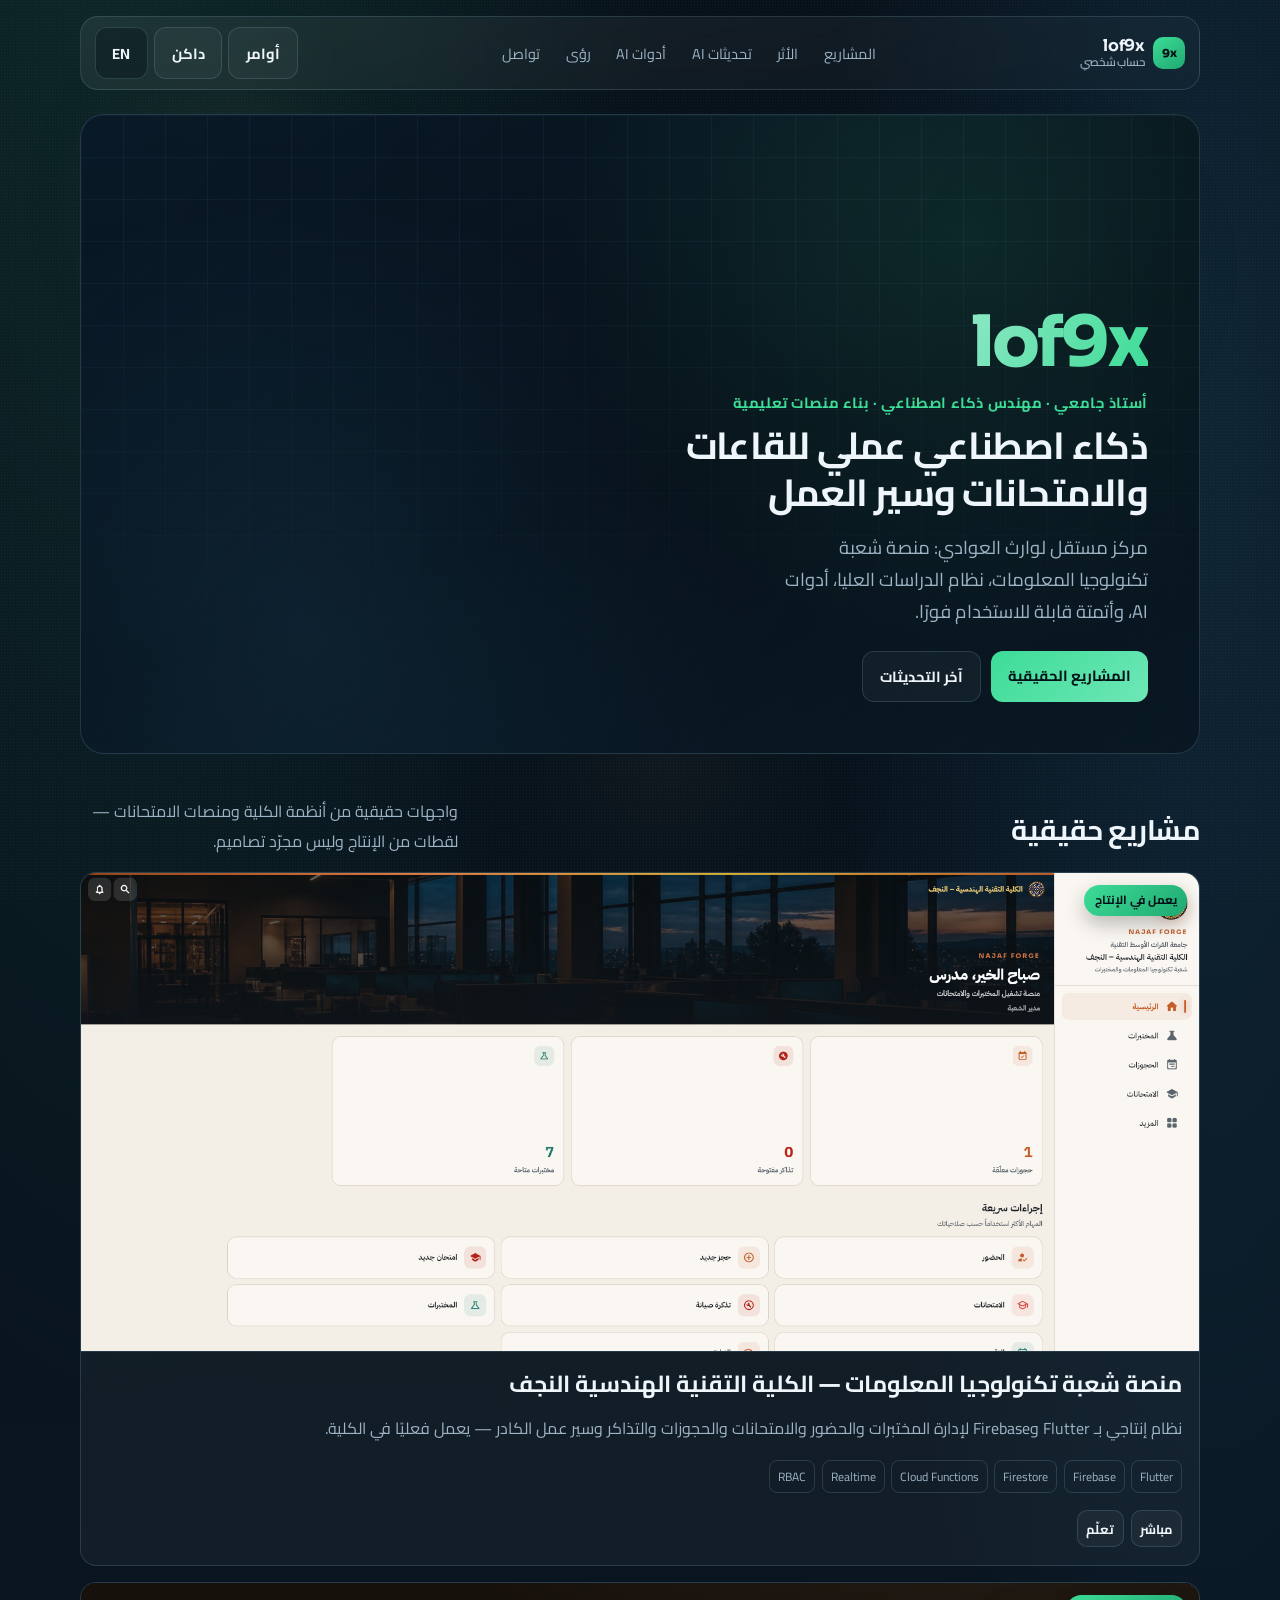
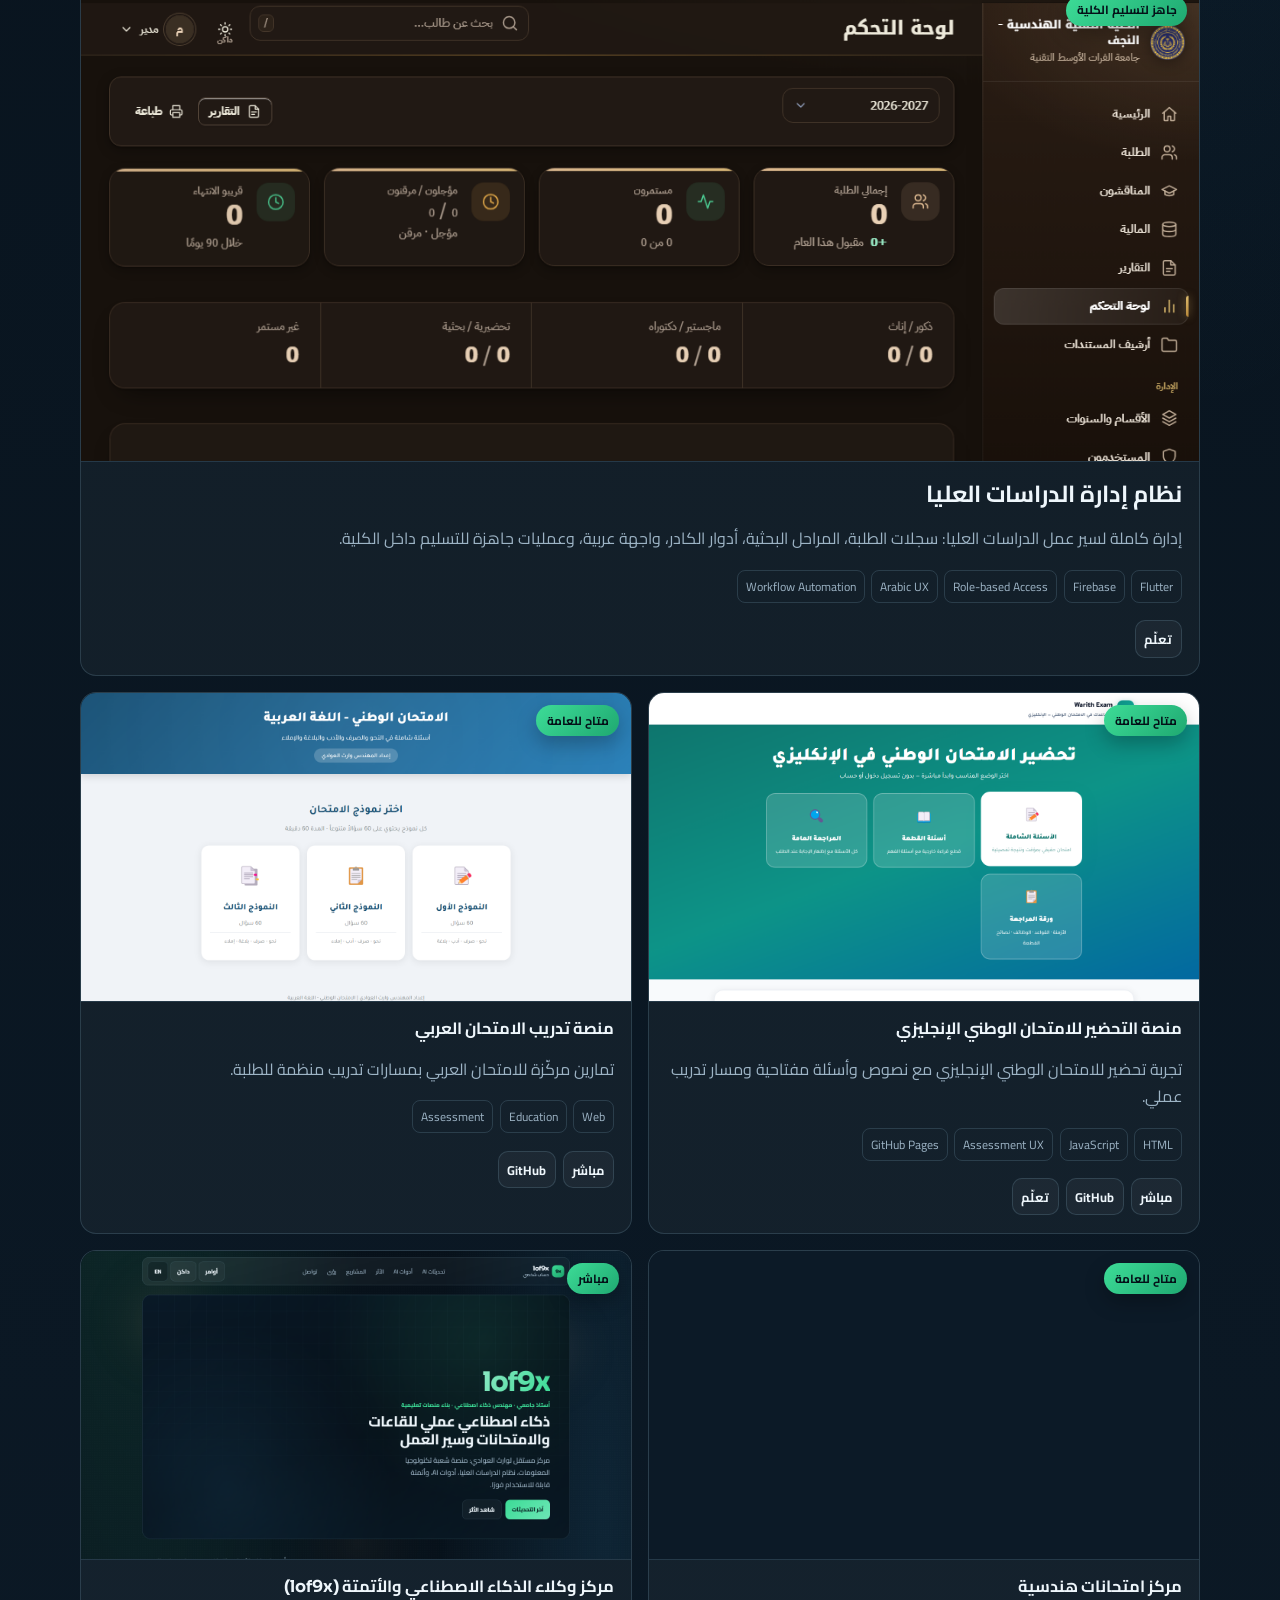
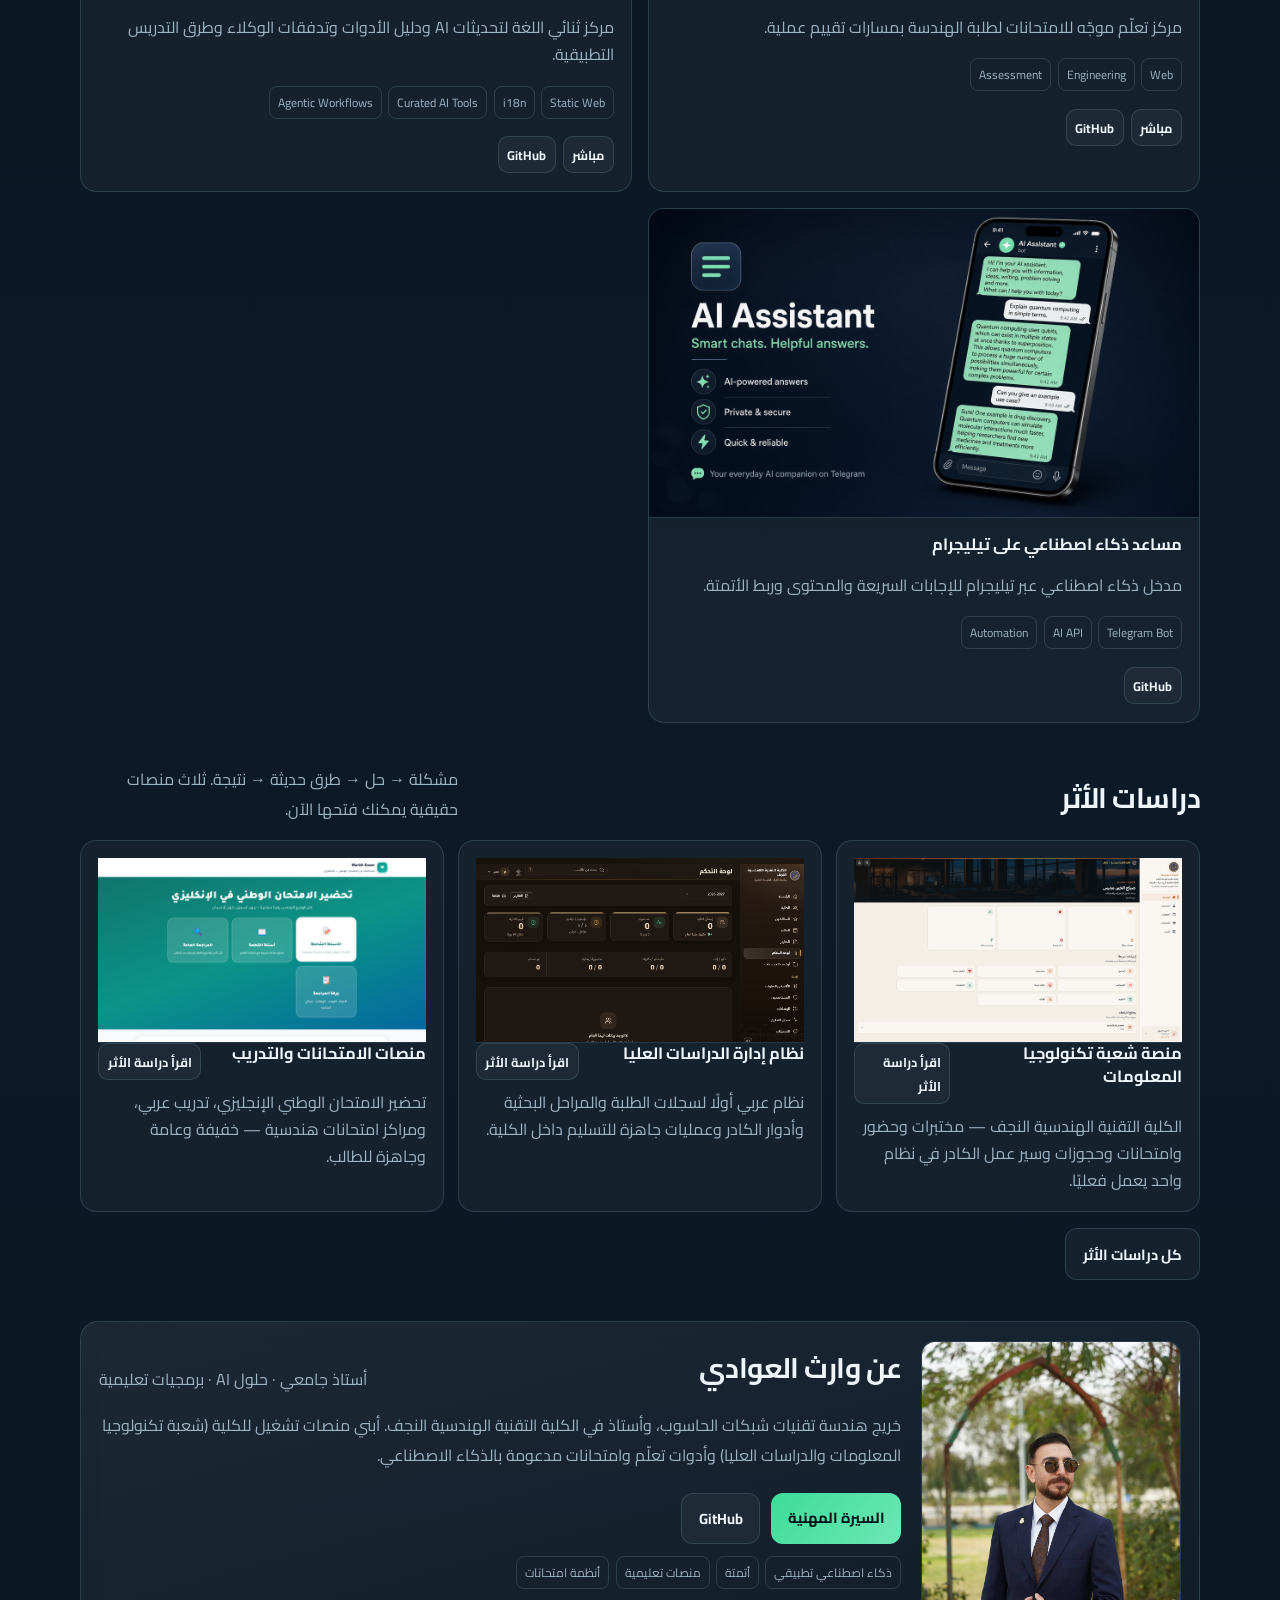
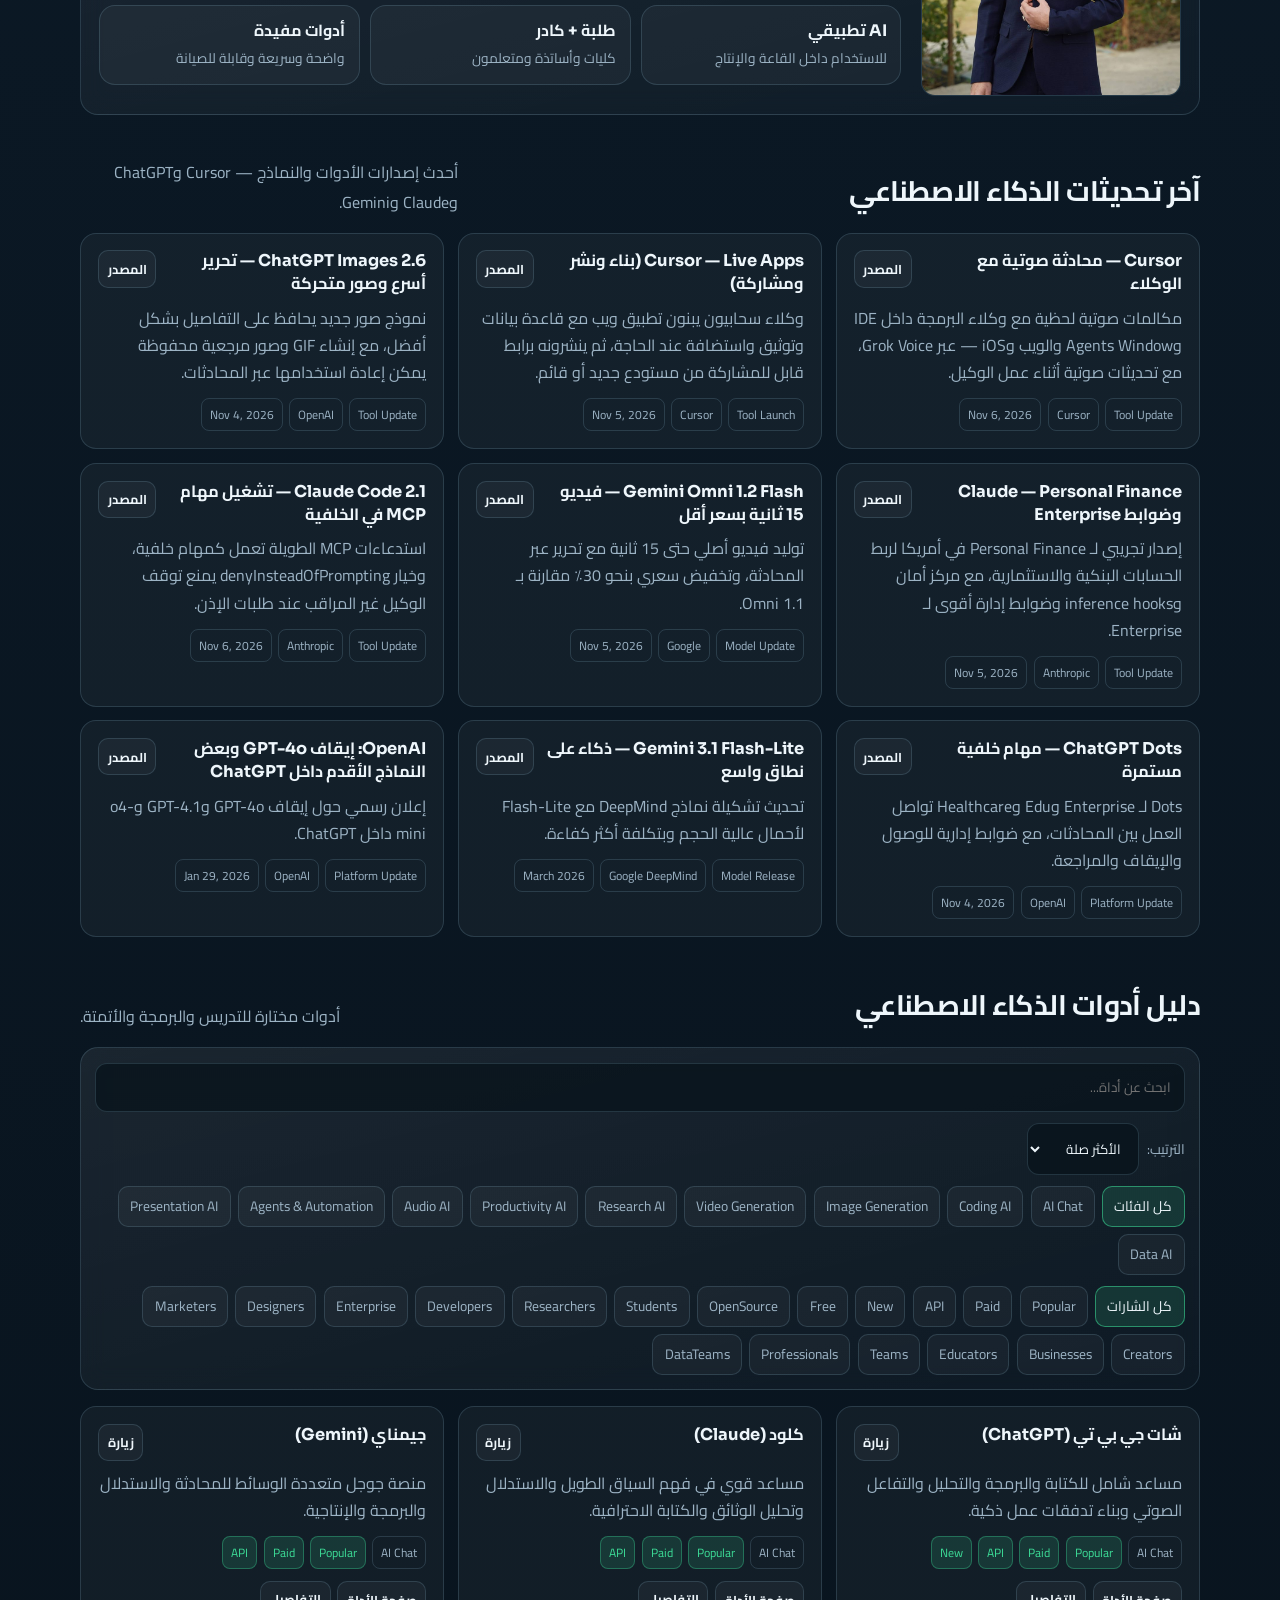
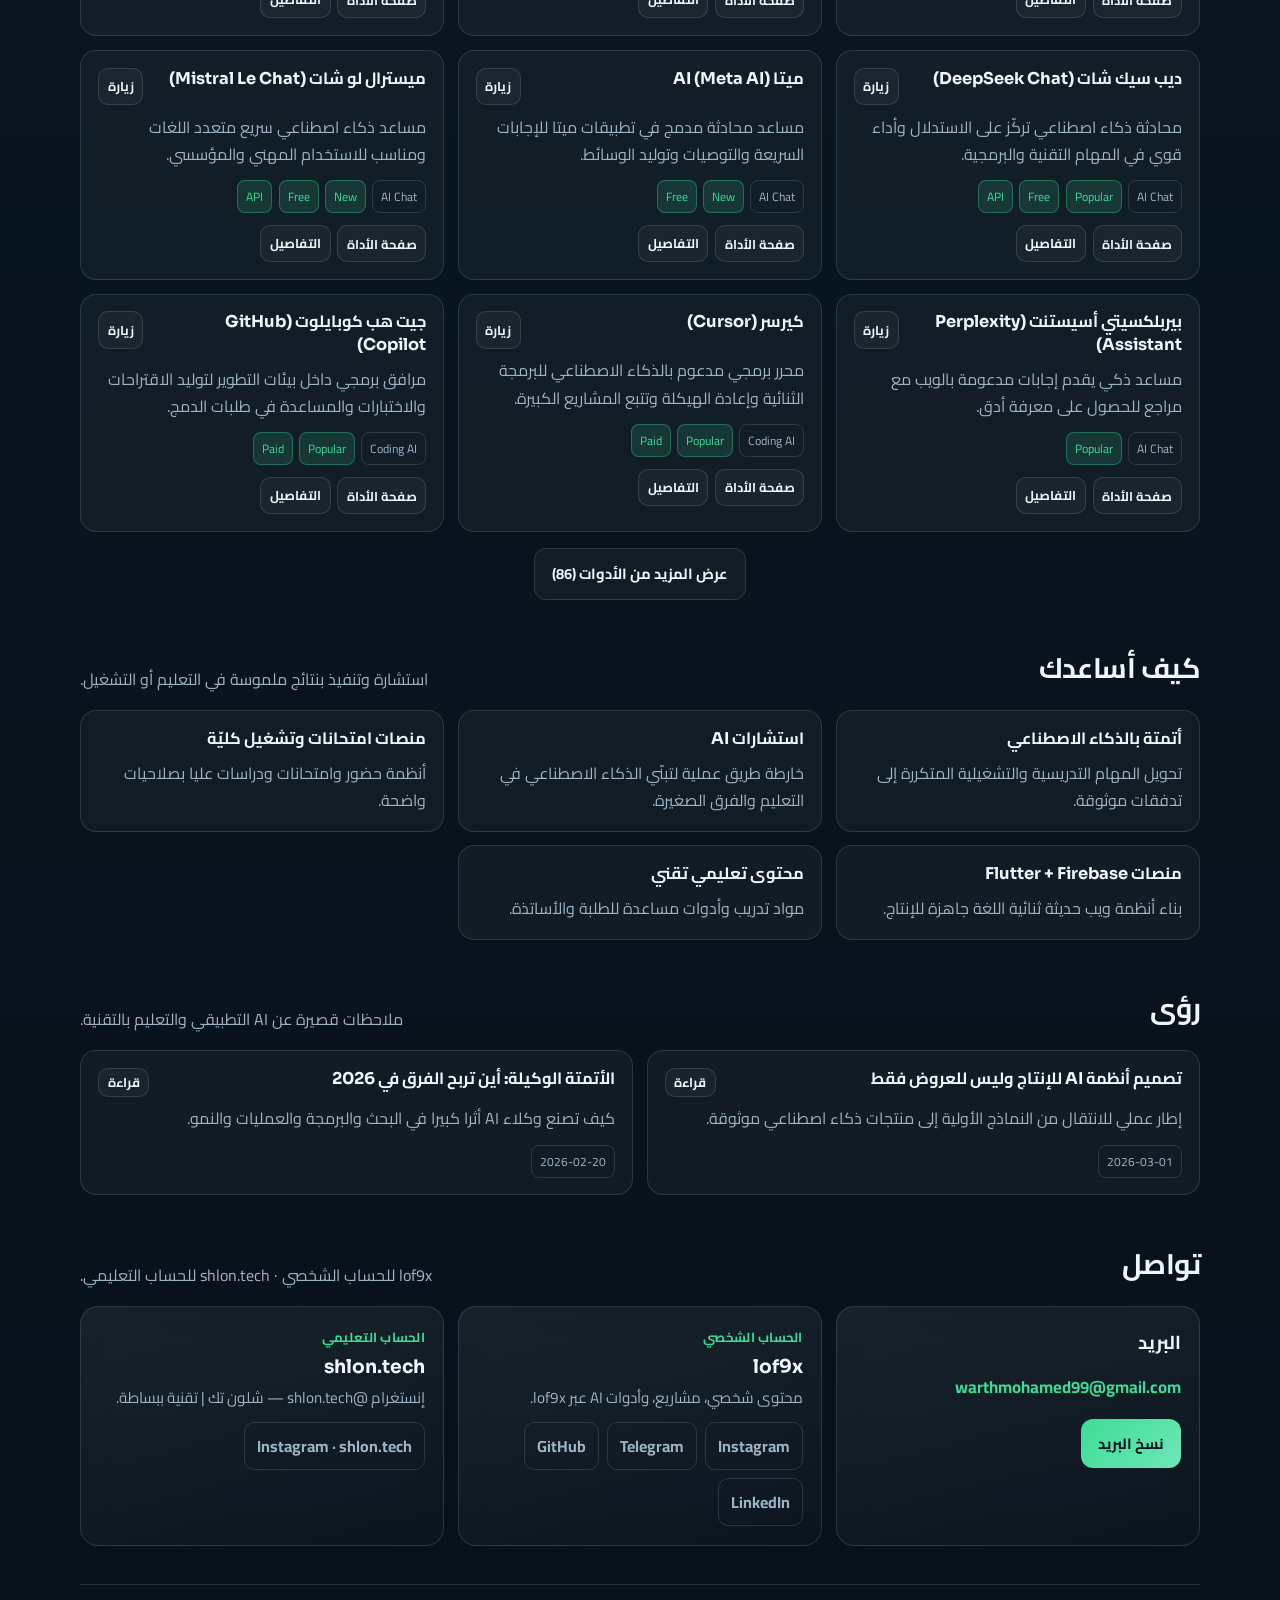
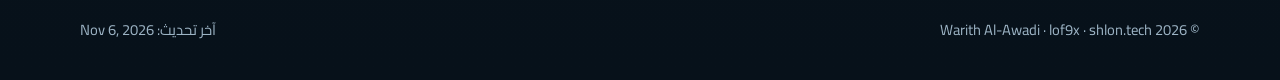
<file: index.html>
<!doctype html>
<html lang="ar" dir="rtl">
<head>
  <meta charset="utf-8">
  <meta name="viewport" content="width=device-width, initial-scale=1">
  <title>lof9x | Warith Al-Awadi</title>
  <meta name="description" content="وارث العوادي — أستاذ جامعي: منصة شعبة تكنولوجيا المعلومات، نظام الدراسات العليا، أدوات AI، وأتمتة عملية.">
  <meta name="theme-color" content="#07111a">
  <meta property="og:title" content="lof9x | Warith Al-Awadi">
  <meta property="og:description" content="تعليم تقني + ذكاء اصطناعي تطبيقي + منصات امتحانات وأدوات حديثة.">
  <meta property="og:type" content="website">
  <meta property="og:url" content="https://warithh.github.io/lof9x/">
  <meta property="og:image" content="https://warithh.github.io/lof9x/assets/og-image.svg">
  <meta name="twitter:card" content="summary_large_image">
  <link rel="canonical" href="https://warithh.github.io/lof9x/">
  <link rel="sitemap" type="application/xml" title="Sitemap" href="./sitemap.xml">
  <link rel="preconnect" href="https://fonts.googleapis.com">
  <link rel="preconnect" href="https://fonts.gstatic.com" crossorigin>
  <link href="https://fonts.googleapis.com/css2?family=Cairo:wght@400;600;700;800&family=Sora:wght@500;600;700;800&display=swap" rel="stylesheet">
  <link rel="stylesheet" href="./style.css?v=8">
  <script type="application/ld+json">
  {
    "@context": "https://schema.org",
    "@type": "Person",
    "name": "Warith Al-Awadi",
    "alternateName": "وارث محمد العوادي",
    "url": "https://warithh.github.io/lof9x/",
    "jobTitle": "University Lecturer & AI Solutions Engineer",
    "email": "warthmohamed99@gmail.com",
    "sameAs": [
      "https://github.com/Warithh",
      "https://www.linkedin.com/in/%D9%88%D8%A7%D8%B1%D8%AB-%D9%85%D8%AD%D9%85%D8%AF-%D8%A7%D9%84%D8%B9%D9%88%D8%A7%D8%AF%D9%8A-835836319",
      "https://www.instagram.com/lof9x",
      "https://www.instagram.com/shlon.tech",
      "https://t.me/lof99"
    ],
    "knowsAbout": [
      "Artificial Intelligence",
      "Educational Technology",
      "Exam Platforms",
      "Software Engineering",
      "Automation"
    ]
  }
  </script>
</head>
<body>
  <canvas id="bgCanvas" aria-hidden="true"></canvas>
  <div class="noise"></div>

  <header class="site-header glass reveal">
    <a href="#home" class="brand" aria-label="lof9x — Warith Al-Awadi">
      <span class="brand-mark">9x</span>
      <span class="brand-text">
        <span>lof9x</span>
        <small data-i18n="brand.personalTag">Personal</small>
      </span>
    </a>

    <nav class="nav-links">
      <a href="#projects" data-i18n="nav.projects"></a>
      <a href="#impact" data-i18n="nav.impact"></a>
      <a href="#updates" data-i18n="nav.updates"></a>
      <a href="#tools" data-i18n="nav.tools"></a>
      <a href="#blog" data-i18n="nav.blog"></a>
      <a href="#contact" data-i18n="nav.contact"></a>
    </nav>

    <div class="nav-actions">
      <button id="cmdButton" class="btn btn-ghost" data-i18n="nav.commandPalette"></button>
      <button id="themeToggle" class="btn btn-ghost" data-i18n="nav.theme"></button>
      <button id="langToggle" class="btn btn-glass" aria-label="Toggle language">EN</button>
    </div>
  </header>

  <main class="container" id="home">
    <section class="hero reveal">
      <div class="hero-plane" aria-hidden="true"></div>
      <div class="hero-main">
        <p class="hero-brand">lof9x</p>
        <p class="eyebrow" data-i18n="hero.eyebrow"></p>
        <h1 data-i18n="hero.title"></h1>
        <p class="hero-sub" data-i18n="hero.subtitle"></p>
        <div class="hero-actions">
          <a href="#projects" class="btn btn-primary" data-i18n="hero.ctaProjects"></a>
          <a href="#updates" class="btn btn-ghost" data-i18n="hero.ctaUpdates"></a>
        </div>
      </div>
    </section>

    <section id="projects" class="section reveal">
      <div class="section-head">
        <h2 data-i18n="projects.title"></h2>
        <p data-i18n="projects.subtitle"></p>
      </div>
      <div id="projectsGrid" class="projects-board"></div>
    </section>

    <section id="impact" class="section reveal">
      <div class="section-head">
        <h2 data-i18n="impact.title"></h2>
        <p data-i18n="impact.subtitle"></p>
      </div>
      <div id="impactGrid" class="grid grid-3"></div>
      <div class="hero-actions" style="margin-top:1rem">
        <a class="btn btn-ghost" href="./cases/index.html" data-i18n="impact.allCases"></a>
      </div>
    </section>

    <section class="section reveal" id="about">
      <div class="about-card glass">
        <div class="about-media">
          <img
            src="./assets/profile.jpg"
            alt="Warith Al-Awadi"
            width="900"
            height="1200"
            decoding="async"
            fetchpriority="high"
            onerror="this.onerror=null;this.src='./assets/profile-placeholder.svg';"
          >
        </div>
        <div class="about-content">
          <div class="section-head">
            <h2 data-i18n="about.title"></h2>
            <p data-i18n="about.subtitle"></p>
          </div>
          <p class="about-bio" data-i18n="about.bio"></p>
          <div class="hero-actions">
            <a class="btn btn-primary" href="./cv.html" data-i18n="about.cvButton"></a>
            <a class="btn btn-ghost" href="https://github.com/Warithh" target="_blank" rel="noopener">GitHub</a>
          </div>
          <div class="meta">
            <span class="tag" data-i18n="about.tags.aiEngineering"></span>
            <span class="tag" data-i18n="about.tags.automation"></span>
            <span class="tag" data-i18n="about.tags.software"></span>
            <span class="tag" data-i18n="about.tags.energy"></span>
          </div>
          <div class="about-stats">
            <div class="card">
              <h3 data-i18n="about.stats.focusValue"></h3>
              <p data-i18n="about.stats.focusLabel"></p>
            </div>
            <div class="card">
              <h3 data-i18n="about.stats.audienceValue"></h3>
              <p data-i18n="about.stats.audienceLabel"></p>
            </div>
            <div class="card">
              <h3 data-i18n="about.stats.missionValue"></h3>
              <p data-i18n="about.stats.missionLabel"></p>
            </div>
          </div>
        </div>
      </div>
    </section>

    <section id="updates" class="section reveal">
      <div class="section-head">
        <h2 data-i18n="updates.title"></h2>
        <p data-i18n="updates.subtitle"></p>
      </div>
      <div id="updatesGrid" class="grid grid-3"></div>
    </section>

    <section id="tools" class="section">
      <div class="section-head">
        <h2 data-i18n="tools.title"></h2>
        <p data-i18n="tools.subtitle"></p>
      </div>
      <div class="toolbar glass">
        <input id="toolSearch" type="search" data-i18n-placeholder="tools.searchPlaceholder" autocomplete="off">
        <div class="tools-controls">
          <label for="toolSort" data-i18n="tools.sortLabel"></label>
          <select id="toolSort" aria-label="Tool sort">
            <option value="relevance" data-i18n="tools.sortRelevance"></option>
            <option value="popular" data-i18n="tools.sortPopular"></option>
            <option value="newest" data-i18n="tools.sortNewest"></option>
            <option value="name" data-i18n="tools.sortName"></option>
          </select>
        </div>
        <div id="toolCategories" class="category-chips"></div>
        <div id="toolBadges" class="category-chips"></div>
      </div>
      <div id="toolsGrid" class="grid grid-3"></div>
      <div class="hero-actions" style="margin-top:1rem;justify-content:center">
        <button id="toolsShowMore" class="btn btn-ghost" type="button" hidden></button>
      </div>
    </section>

    <section id="services" class="section reveal">
      <div class="section-head">
        <h2 data-i18n="services.title"></h2>
        <p data-i18n="services.subtitle"></p>
      </div>
      <div id="servicesGrid" class="grid grid-3"></div>
    </section>

    <section id="blog" class="section reveal">
      <div class="section-head">
        <h2 data-i18n="blog.title"></h2>
        <p data-i18n="blog.subtitle"></p>
      </div>
      <div id="blogGrid" class="grid grid-2"></div>
      <article id="blogViewer" class="blog-viewer glass hidden">
        <button id="closePost" class="btn btn-ghost" data-i18n="blog.close"></button>
        <div id="blogContent"></div>
      </article>
    </section>

    <section id="contact" class="section reveal">
      <div class="section-head">
        <h2 data-i18n="contact.title"></h2>
        <p data-i18n="contact.subtitle"></p>
      </div>
      <div class="contact-grid contact-grid-3">
        <div class="glass contact-card">
          <h3 data-i18n="contact.emailTitle"></h3>
          <p class="contact-email" id="emailText">warthmohamed99@gmail.com</p>
          <button id="copyEmail" class="btn btn-primary" data-i18n="contact.copyEmail"></button>
        </div>
        <div class="glass contact-card">
          <p class="account-kicker" data-i18n="contact.personalLabel"></p>
          <h3>lof9x</h3>
          <p class="account-note" data-i18n="contact.personalNote"></p>
          <div class="socials">
            <a href="https://instagram.com/lof9x" target="_blank" rel="noopener">Instagram</a>
            <a href="https://t.me/lof99" target="_blank" rel="noopener">Telegram</a>
            <a href="https://github.com/Warithh" target="_blank" rel="noopener">GitHub</a>
            <a href="https://www.linkedin.com/in/%D9%88%D8%A7%D8%B1%D8%AB-%D9%85%D8%AD%D9%85%D8%AF-%D8%A7%D9%84%D8%B9%D9%88%D8%A7%D8%AF%D9%8A-835836319" target="_blank" rel="noopener">LinkedIn</a>
          </div>
        </div>
        <div class="glass contact-card">
          <p class="account-kicker" data-i18n="contact.eduLabel"></p>
          <h3>shlon.tech</h3>
          <p class="account-note" data-i18n="contact.eduNote"></p>
          <div class="socials">
            <a href="https://www.instagram.com/shlon.tech" target="_blank" rel="noopener">Instagram · shlon.tech</a>
          </div>
        </div>
      </div>
    </section>
  </main>

  <footer class="site-footer container">
    <p>© <span id="year"></span> Warith Al-Awadi · <span data-i18n="footer.accounts"></span></p>
    <p id="lastBuild"></p>
  </footer>

  <div id="toast" class="toast" role="status" aria-live="polite"></div>

  <section id="toolDetailsModal" class="palette hidden" aria-modal="true" role="dialog">
    <article class="palette-box glass tool-modal">
      <div class="card-top">
        <h3 id="toolDetailsTitle"></h3>
        <button id="closeToolDetails" class="btn btn-ghost" data-i18n="tools.closeDetails"></button>
      </div>
      <p id="toolDetailsDescription"></p>
      <div id="toolDetailsDeep"></div>
      <div id="toolDetailsMeta" class="meta"></div>
      <div class="meta">
        <a id="toolDetailsVisit" class="card-link" target="_blank" rel="noopener">Visit</a>
      </div>
    </article>
  </section>

  <section id="commandPalette" class="palette hidden" aria-modal="true" role="dialog">
    <div class="palette-box glass">
      <input id="paletteInput" type="text" placeholder="Type a command...">
      <ul id="paletteList"></ul>
    </div>
  </section>

  <script src="./tool-guides.js" defer></script>
  <script src="./script.js?v=8" defer></script>
</body>
</html>
</file>
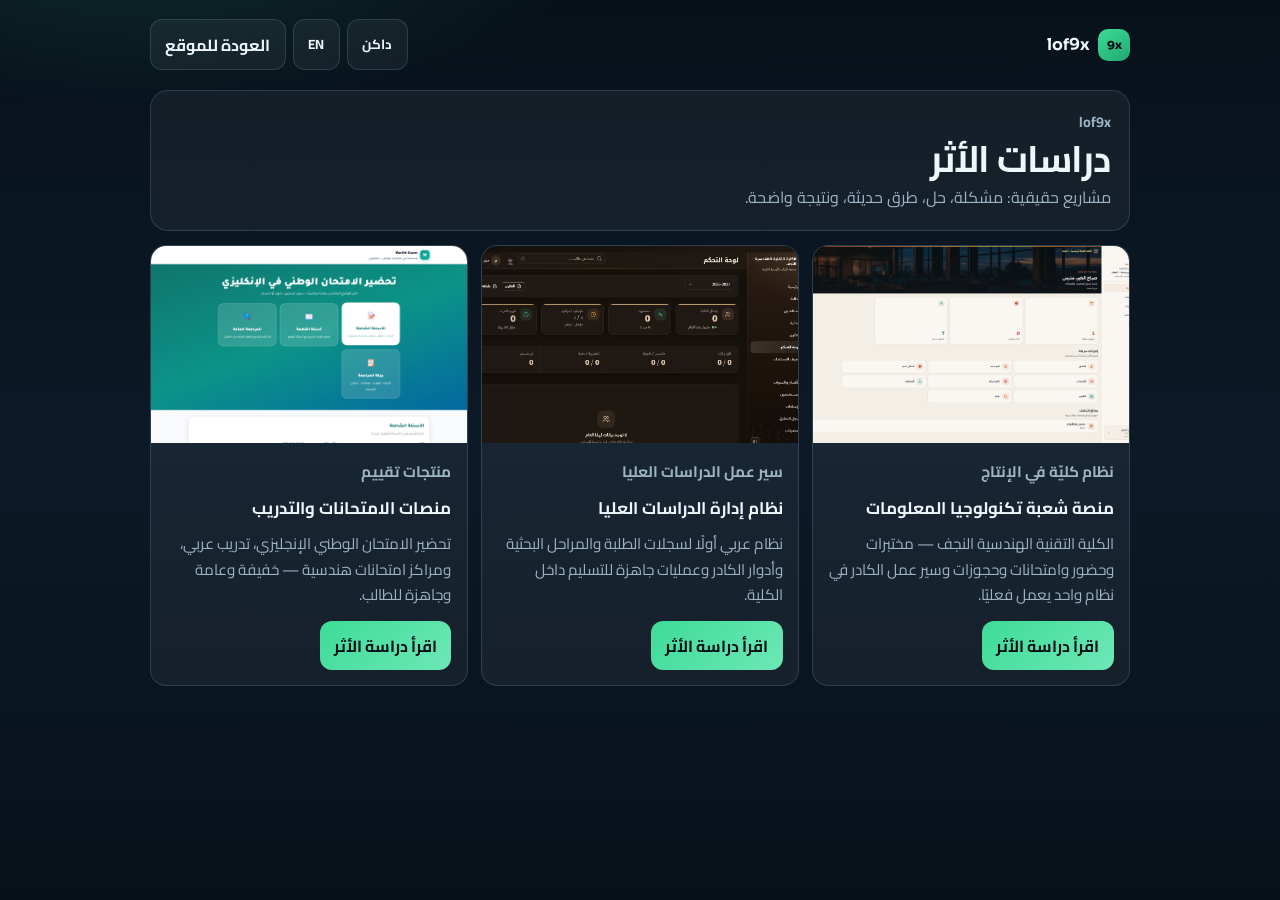
<file: cases/index.html>
<!doctype html>
<html lang="ar" dir="rtl">
<head>
  <meta charset="utf-8">
  <meta name="viewport" content="width=device-width, initial-scale=1">
  <title>Impact Cases | lof9x</title>
  <meta name="description" content="Impact cases by Warith Al-Awadi: IT Division, Graduate Studies, Exam Platforms.">
  <meta name="theme-color" content="#07111a">
  <link rel="canonical" href="https://warithh.github.io/lof9x/cases/">
  <link rel="preconnect" href="https://fonts.googleapis.com">
  <link rel="preconnect" href="https://fonts.gstatic.com" crossorigin>
  <link href="https://fonts.googleapis.com/css2?family=Cairo:wght@400;600;700;800&family=Sora:wght@500;600;700;800&display=swap" rel="stylesheet">
  <link rel="stylesheet" href="./case.css">
</head>
<body>
  <div class="wrap">
    <header class="topbar">
      <a class="brand" href="../index.html">
        <span class="brand-mark">9x</span>
        <span>lof9x</span>
      </a>
      <div class="actions">
        <button id="themeBtn" class="btn" type="button">Dark</button>
        <button id="langBtn" class="btn" type="button">EN</button>
        <a class="btn" href="../index.html" data-ui="back"></a>
      </div>
    </header>

    <section class="page-head block">
      <p class="eyebrow">lof9x</p>
      <h1 data-ui="indexTitle"></h1>
      <p data-ui="indexSub"></p>
    </section>

    <div id="casesGrid" class="cases-grid"></div>
  </div>
  <script src="./case.js?v=6"></script>
</body>
</html>
</file>
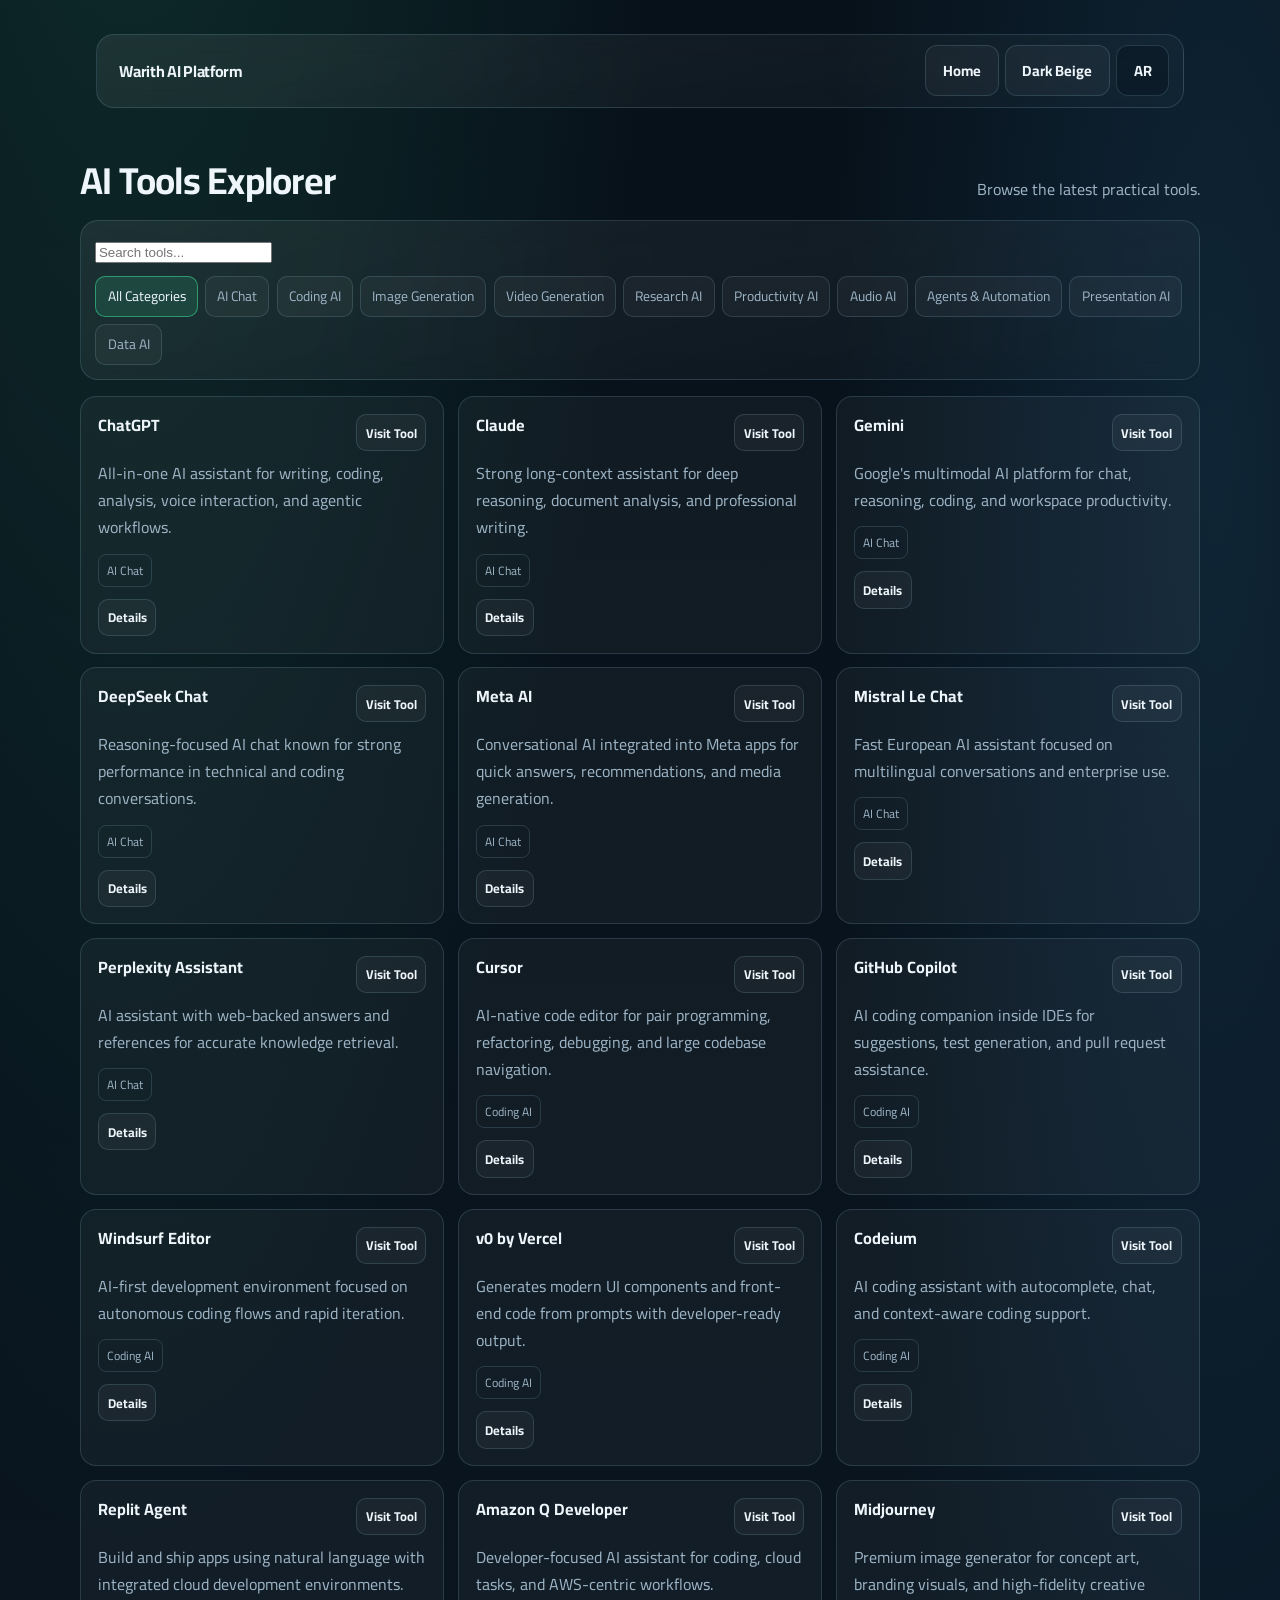
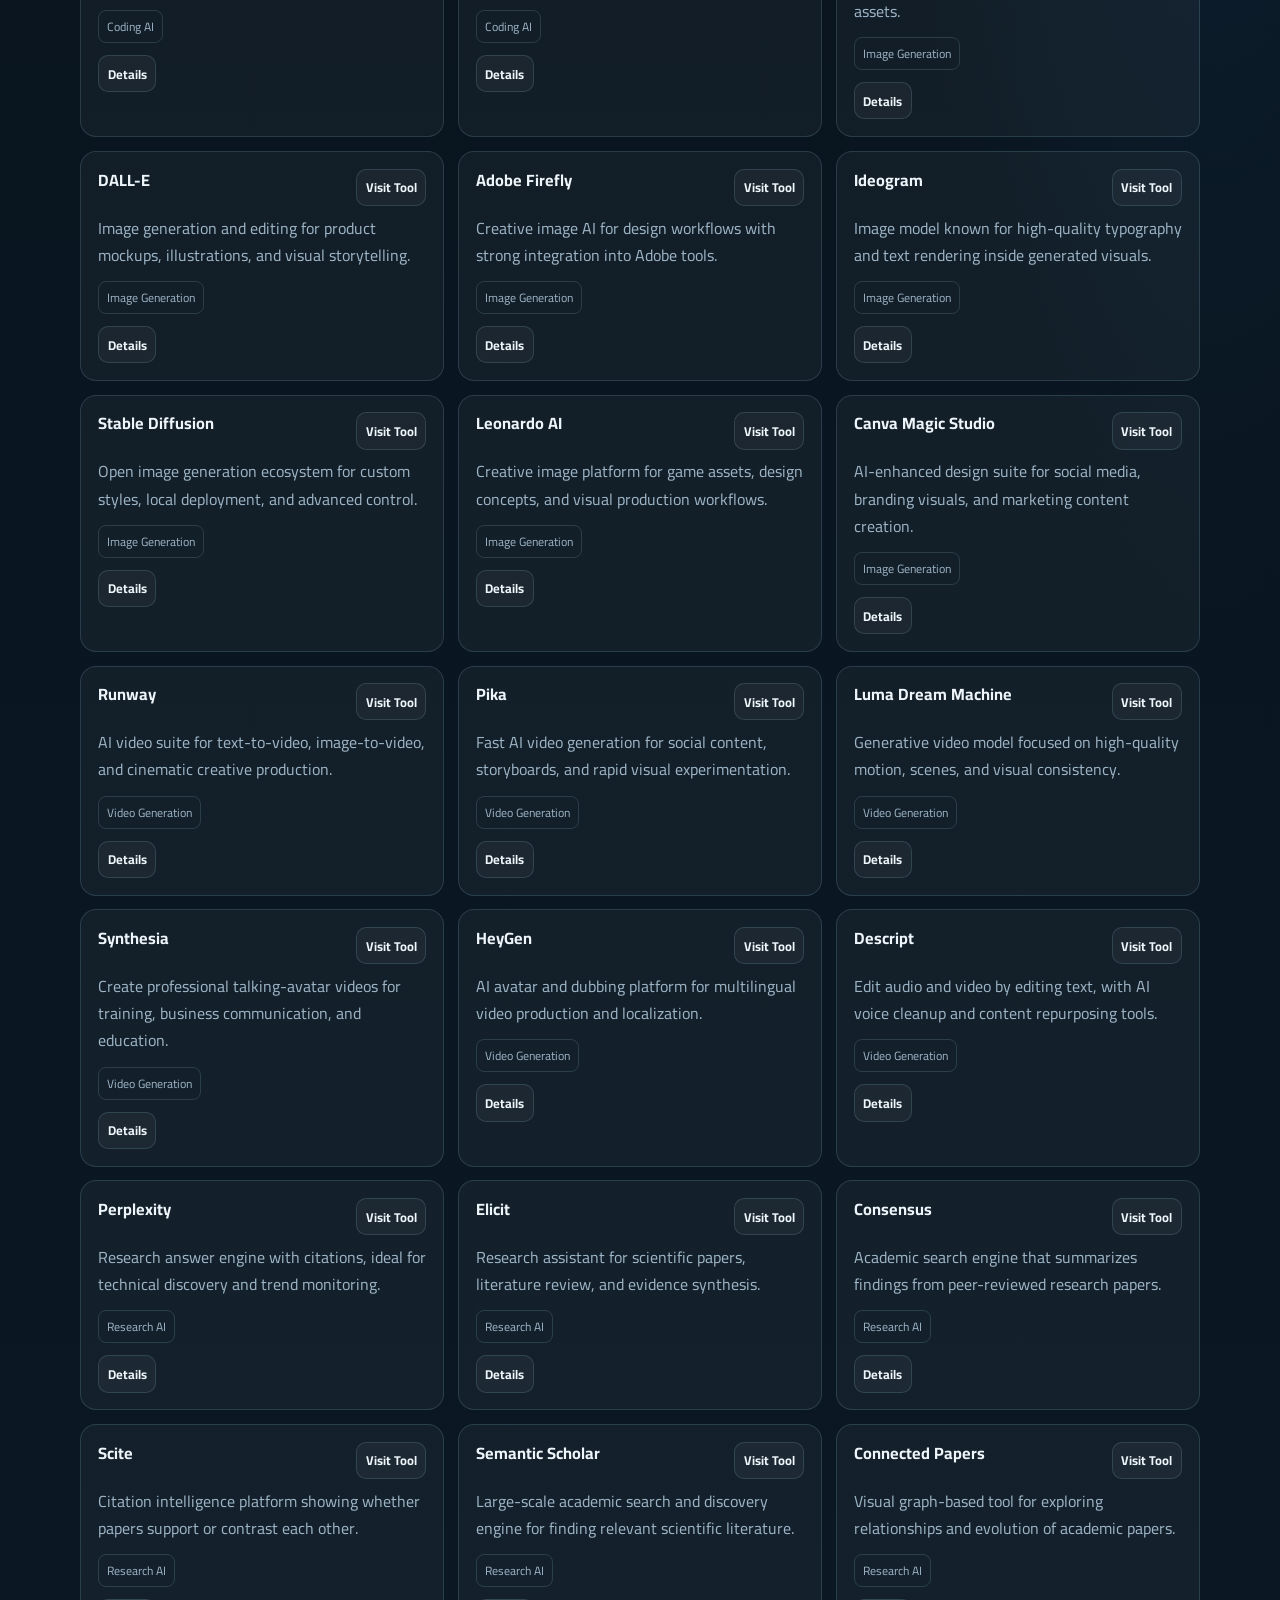
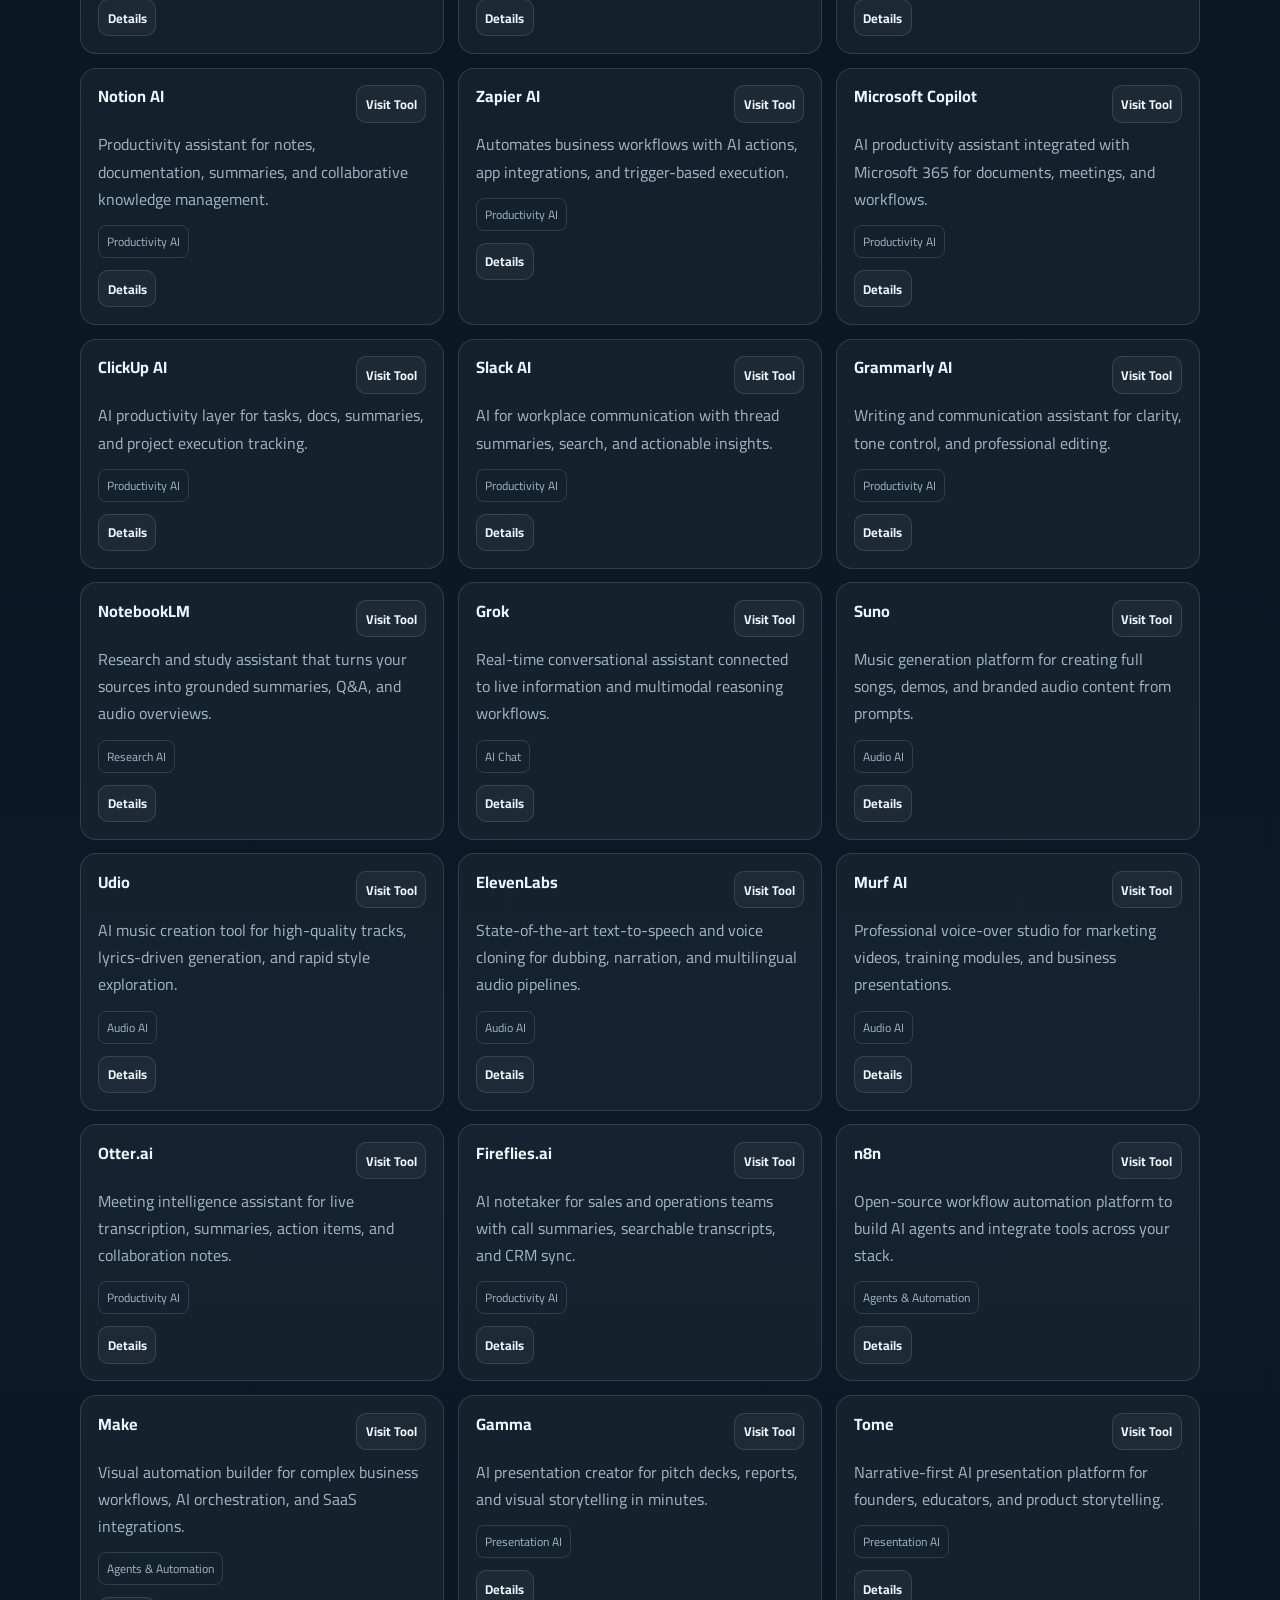
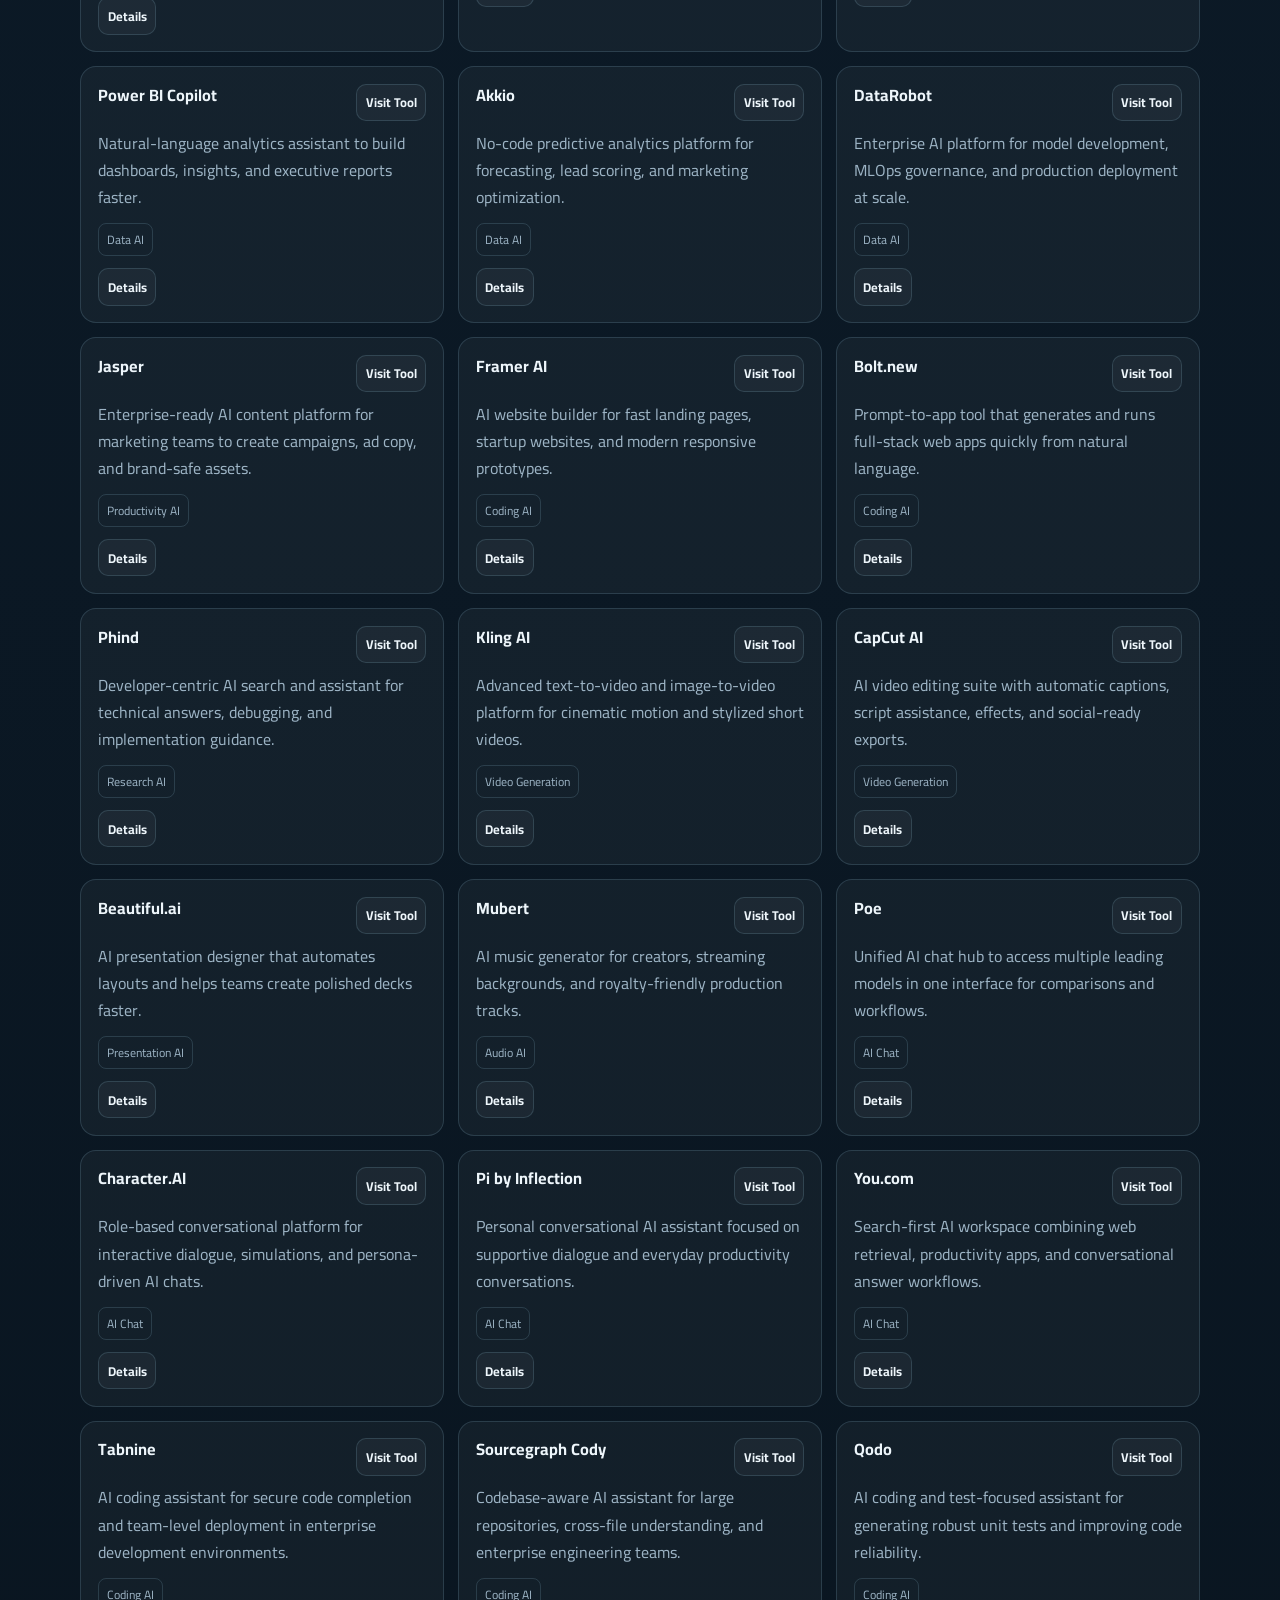
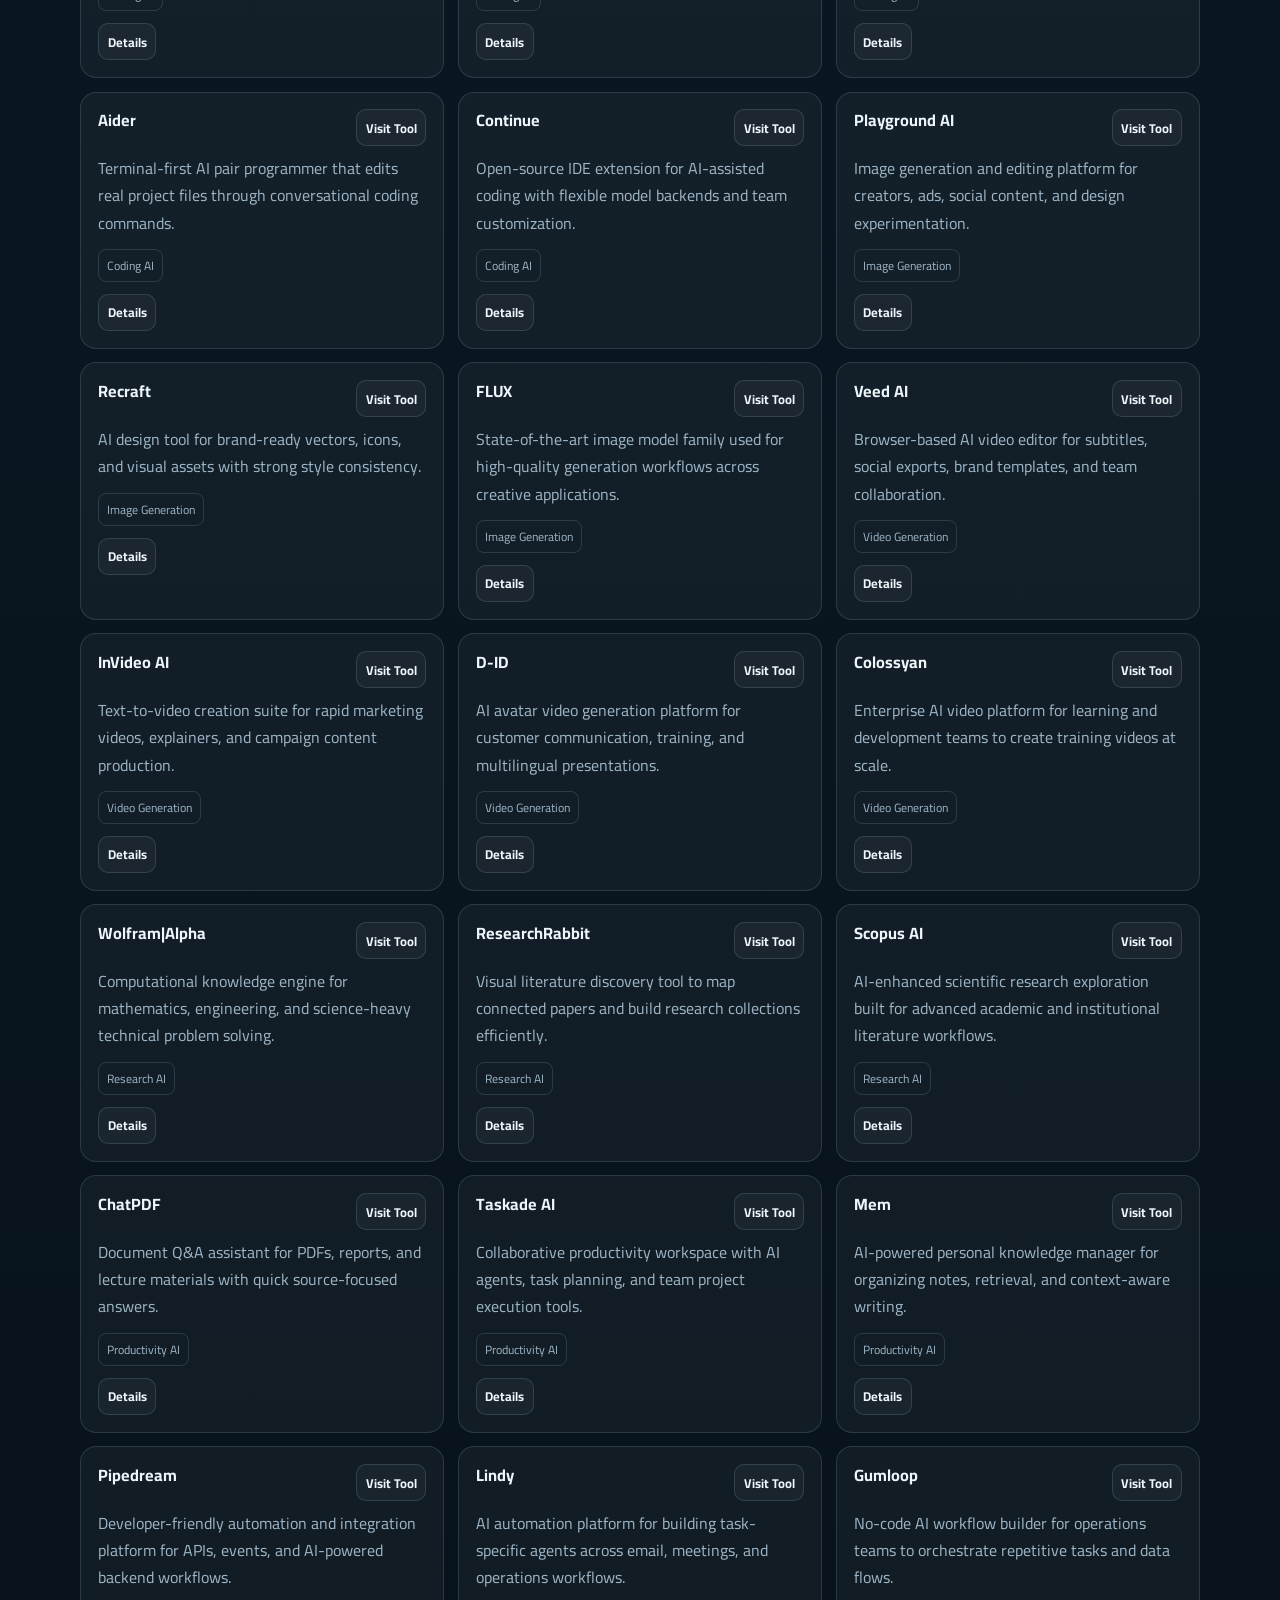
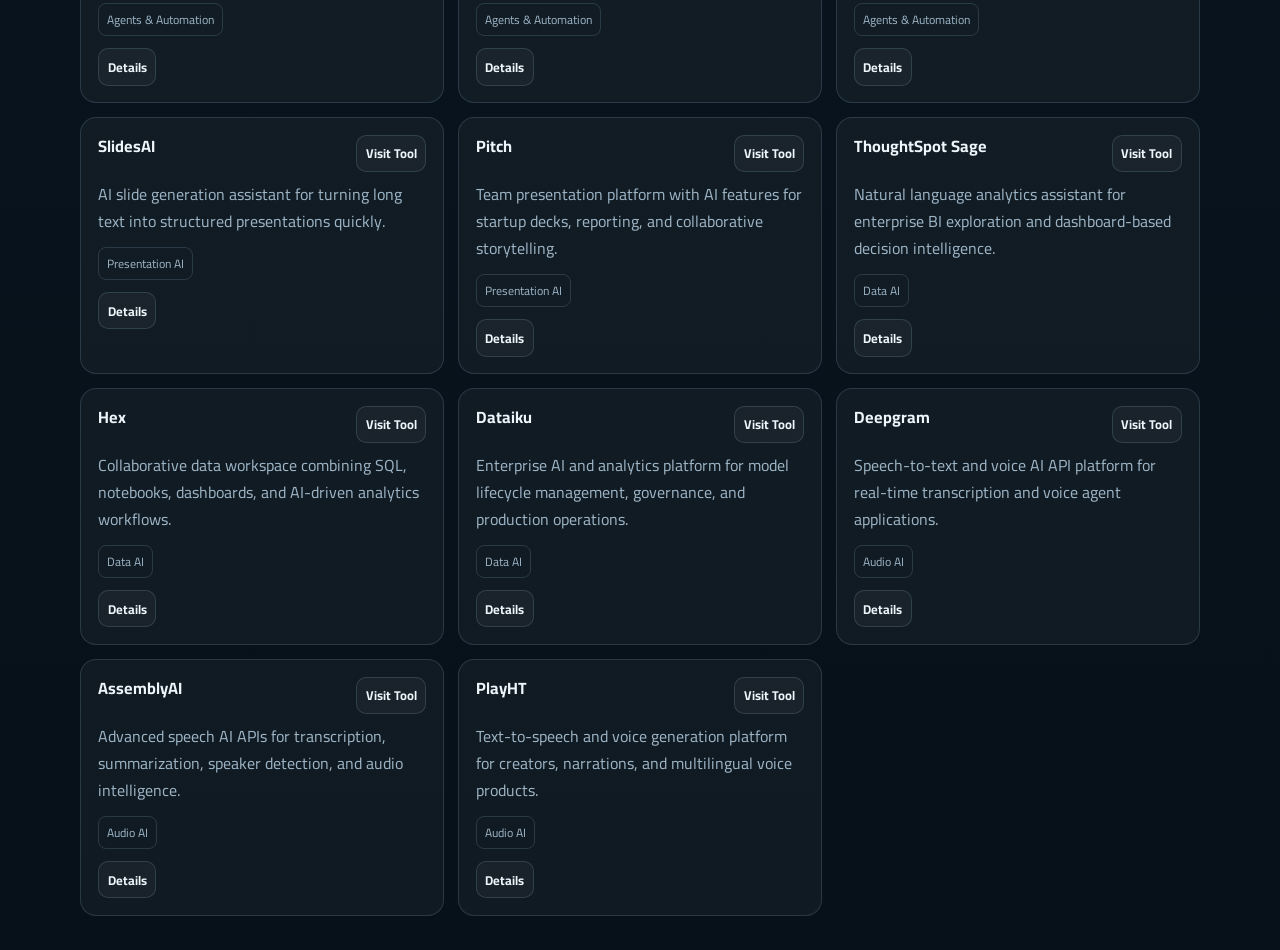
<file: tools/index.html>
<!doctype html>
<html lang="en" dir="ltr">
<head>
  <meta charset="utf-8">
  <meta name="viewport" content="width=device-width, initial-scale=1">
  <title>AI Tools Explorer | Warith Al-Awadi</title>
  <meta name="description" content="Browse modern AI tools by category, badges, and use-cases with bilingual support.">
  <link rel="canonical" href="https://warithh.github.io/lof9x/tools/">
  <link rel="preconnect" href="https://fonts.googleapis.com">
  <link rel="preconnect" href="https://fonts.gstatic.com" crossorigin>
  <link href="https://fonts.googleapis.com/css2?family=Cairo:wght@400;600;700;800&family=Inter:wght@400;500;600;700;800&family=Plus+Jakarta+Sans:wght@400;500;600;700;800&display=swap" rel="stylesheet">
  <link rel="stylesheet" href="../style.css">
  <link rel="stylesheet" href="./tools.css">
</head>
<body data-page="tools-list">
  <main class="container tools-page">
    <header class="site-header glass">
      <a href="../index.html" class="brand"><span class="brand-dot"></span><span>Warith AI Platform</span></a>
      <div class="nav-actions">
        <a class="btn btn-ghost" href="../index.html">Home</a>
        <button id="toolsThemeToggle" class="btn btn-ghost">Theme</button>
        <button id="toolsLangToggle" class="btn btn-glass">AR</button>
      </div>
    </header>

    <section class="section">
      <div class="section-head">
        <h1 id="toolsPageTitle">AI Tools Explorer</h1>
        <p id="toolsPageSubtitle">Browse the latest practical tools.</p>
      </div>
      <div class="toolbar glass">
        <input id="toolsPageSearch" type="search" placeholder="Search tools...">
        <div id="toolsPageCategories" class="category-chips"></div>
      </div>
      <div id="toolsPageGrid" class="grid grid-3"></div>
    </section>
  </main>

  <script src="../tool-guides.js" defer></script>
  <script src="./tools-pages.js" defer></script>
</body>
</html>
</file>
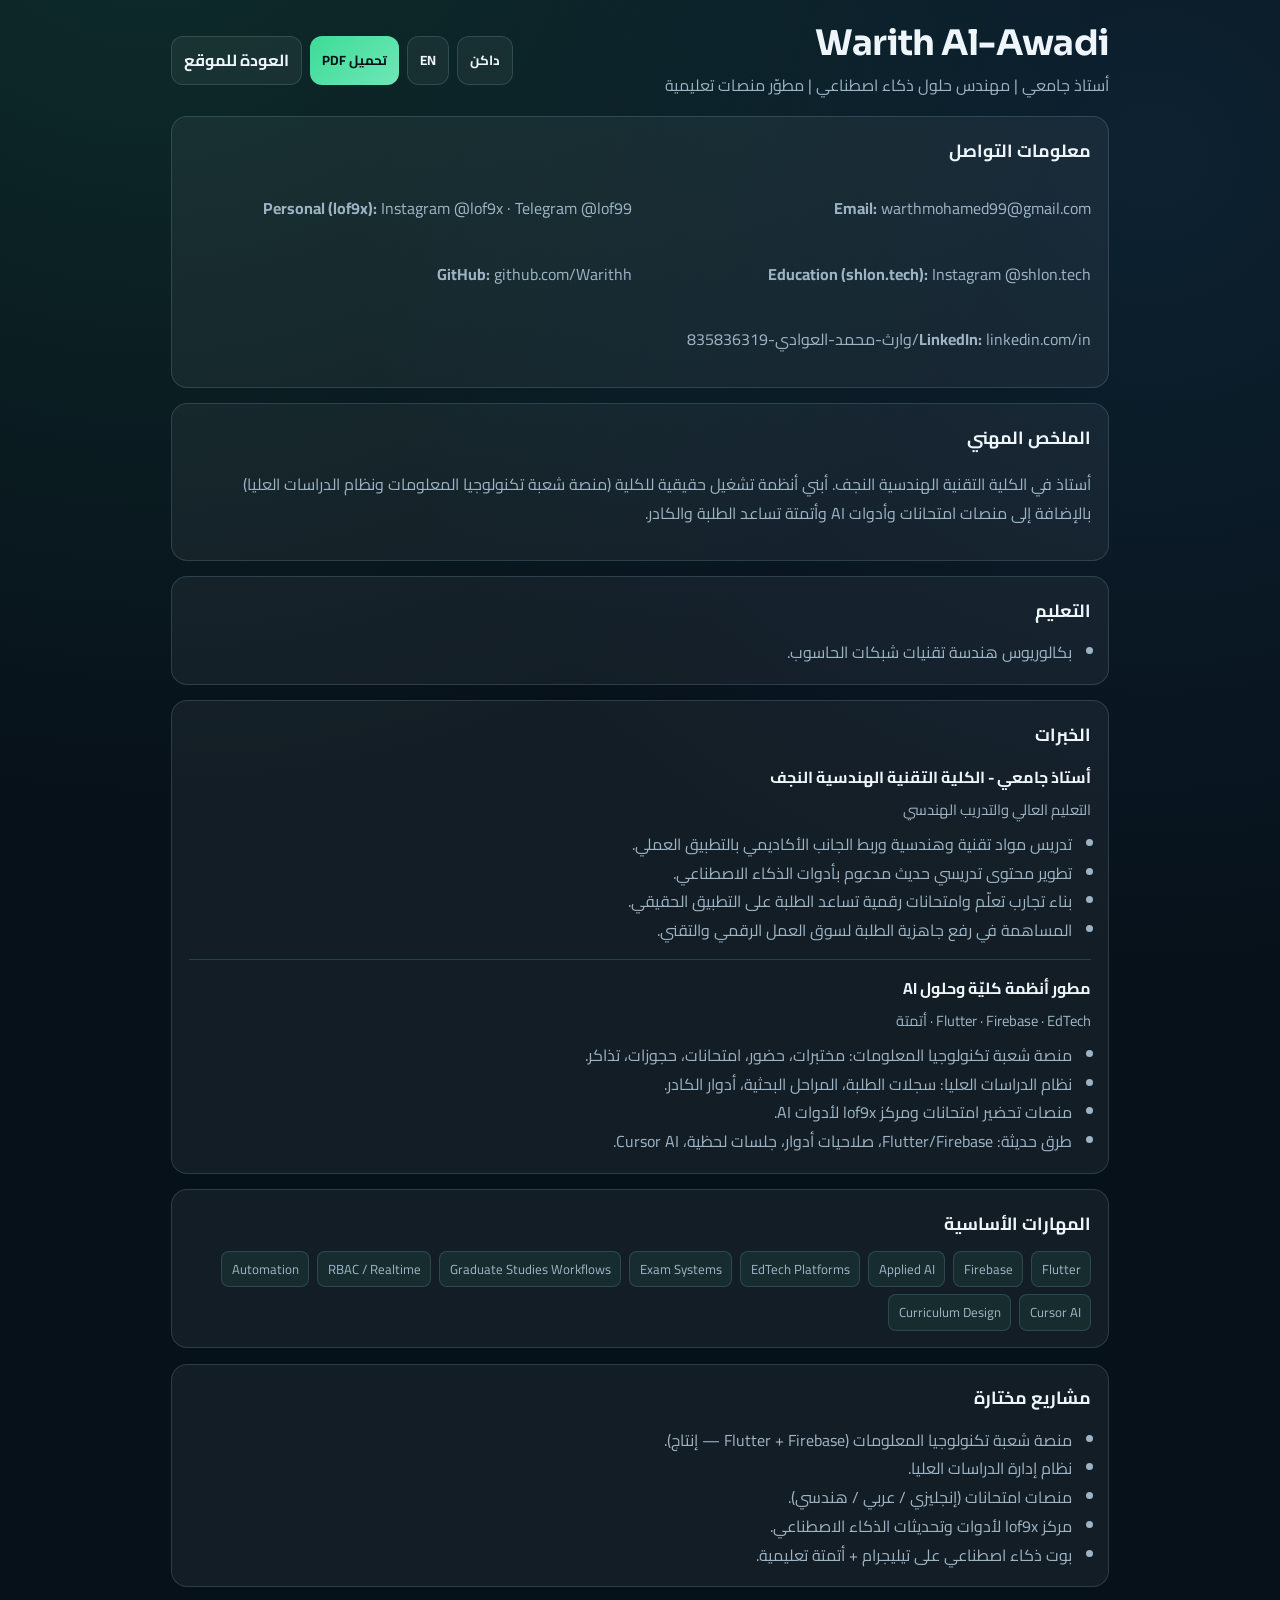
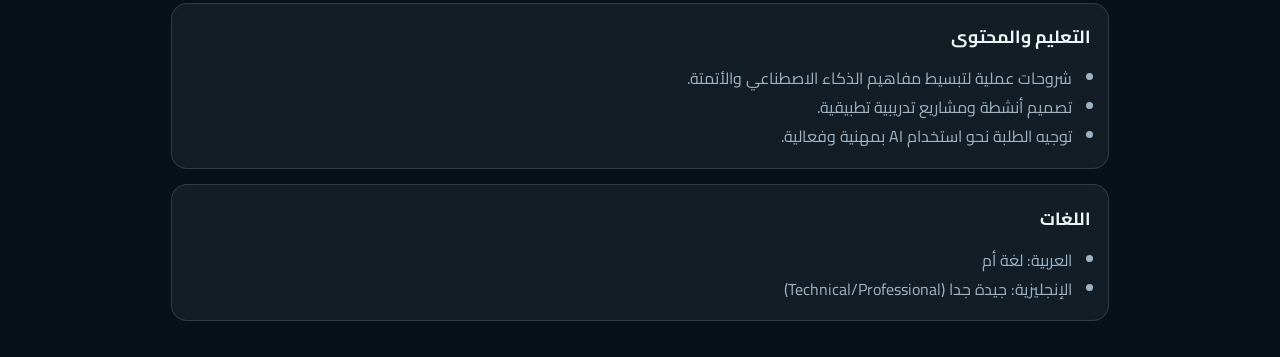
<file: cv.html>
<!doctype html>
<html lang="ar" dir="rtl">
<head>
  <meta charset="utf-8">
  <meta name="viewport" content="width=device-width, initial-scale=1">
  <title>Warith Al-Awadi | Professional Resume</title>
  <meta name="description" content="Professional global-standard resume for Warith Al-Awadi in AI engineering, education, automation, and software development.">
  <link rel="canonical" href="https://warithh.github.io/lof9x/cv.html">
  <link rel="preconnect" href="https://fonts.googleapis.com">
  <link rel="preconnect" href="https://fonts.gstatic.com" crossorigin>
  <link href="https://fonts.googleapis.com/css2?family=Cairo:wght@400;600;700;800&family=Sora:wght@500;600;700;800&display=swap" rel="stylesheet">
  <link rel="stylesheet" href="./cv.css">
</head>
<body>
  <main class="resume-wrap">
    <header class="resume-top">
      <div>
        <h1>Warith Al-Awadi</h1>
        <p class="role" data-i18n="role"></p>
      </div>
      <div class="actions">
        <button id="themeBtn" class="btn">Theme</button>
        <button id="langBtn" class="btn">EN</button>
        <button id="printBtn" class="btn btn-primary" data-i18n="downloadPdf"></button>
        <a class="btn" href="./index.html" data-i18n="backHome"></a>
      </div>
    </header>

    <section class="card">
      <h2 data-i18n="contactTitle"></h2>
      <div class="contact-grid">
        <p><strong>Email:</strong> warthmohamed99@gmail.com</p>
        <p><strong>Personal (lof9x):</strong> Instagram @lof9x · Telegram @lof99</p>
        <p><strong>Education (shlon.tech):</strong> Instagram @shlon.tech</p>
        <p><strong>GitHub:</strong> github.com/Warithh</p>
        <p><strong>LinkedIn:</strong> linkedin.com/in/وارث-محمد-العوادي-835836319</p>
      </div>
    </section>

    <section class="card">
      <h2 data-i18n="summaryTitle"></h2>
      <p data-i18n="summaryBody"></p>
    </section>

    <section class="card">
      <h2 data-i18n="educationTitle"></h2>
      <ul>
        <li data-i18n="educationItem1"></li>
      </ul>
    </section>

    <section class="card">
      <h2 data-i18n="experienceTitle"></h2>
      <div class="entry">
        <h3 data-i18n="exp1Title"></h3>
        <p class="meta" data-i18n="exp1Meta"></p>
        <ul>
          <li data-i18n="exp1B1"></li>
          <li data-i18n="exp1B2"></li>
          <li data-i18n="exp1B3"></li>
          <li data-i18n="exp1B4"></li>
        </ul>
      </div>
      <div class="entry">
        <h3 data-i18n="exp2Title"></h3>
        <p class="meta" data-i18n="exp2Meta"></p>
        <ul>
          <li data-i18n="exp2B1"></li>
          <li data-i18n="exp2B2"></li>
          <li data-i18n="exp2B3"></li>
          <li data-i18n="exp2B4"></li>
        </ul>
      </div>
    </section>

    <section class="card">
      <h2 data-i18n="skillsTitle"></h2>
      <div class="tags" id="skillsTags"></div>
    </section>

    <section class="card">
      <h2 data-i18n="projectsTitle"></h2>
      <ul>
        <li data-i18n="proj1"></li>
        <li data-i18n="proj2"></li>
        <li data-i18n="proj3"></li>
        <li data-i18n="proj4"></li>
        <li data-i18n="proj5"></li>
      </ul>
    </section>

    <section class="card">
      <h2 data-i18n="teachingTitle"></h2>
      <ul>
        <li data-i18n="teach1"></li>
        <li data-i18n="teach2"></li>
        <li data-i18n="teach3"></li>
      </ul>
    </section>

    <section class="card">
      <h2 data-i18n="languagesTitle"></h2>
      <ul>
        <li data-i18n="lang1"></li>
        <li data-i18n="lang2"></li>
      </ul>
    </section>
  </main>

  <script src="./cv.js"></script>
</body>
</html>
</file>
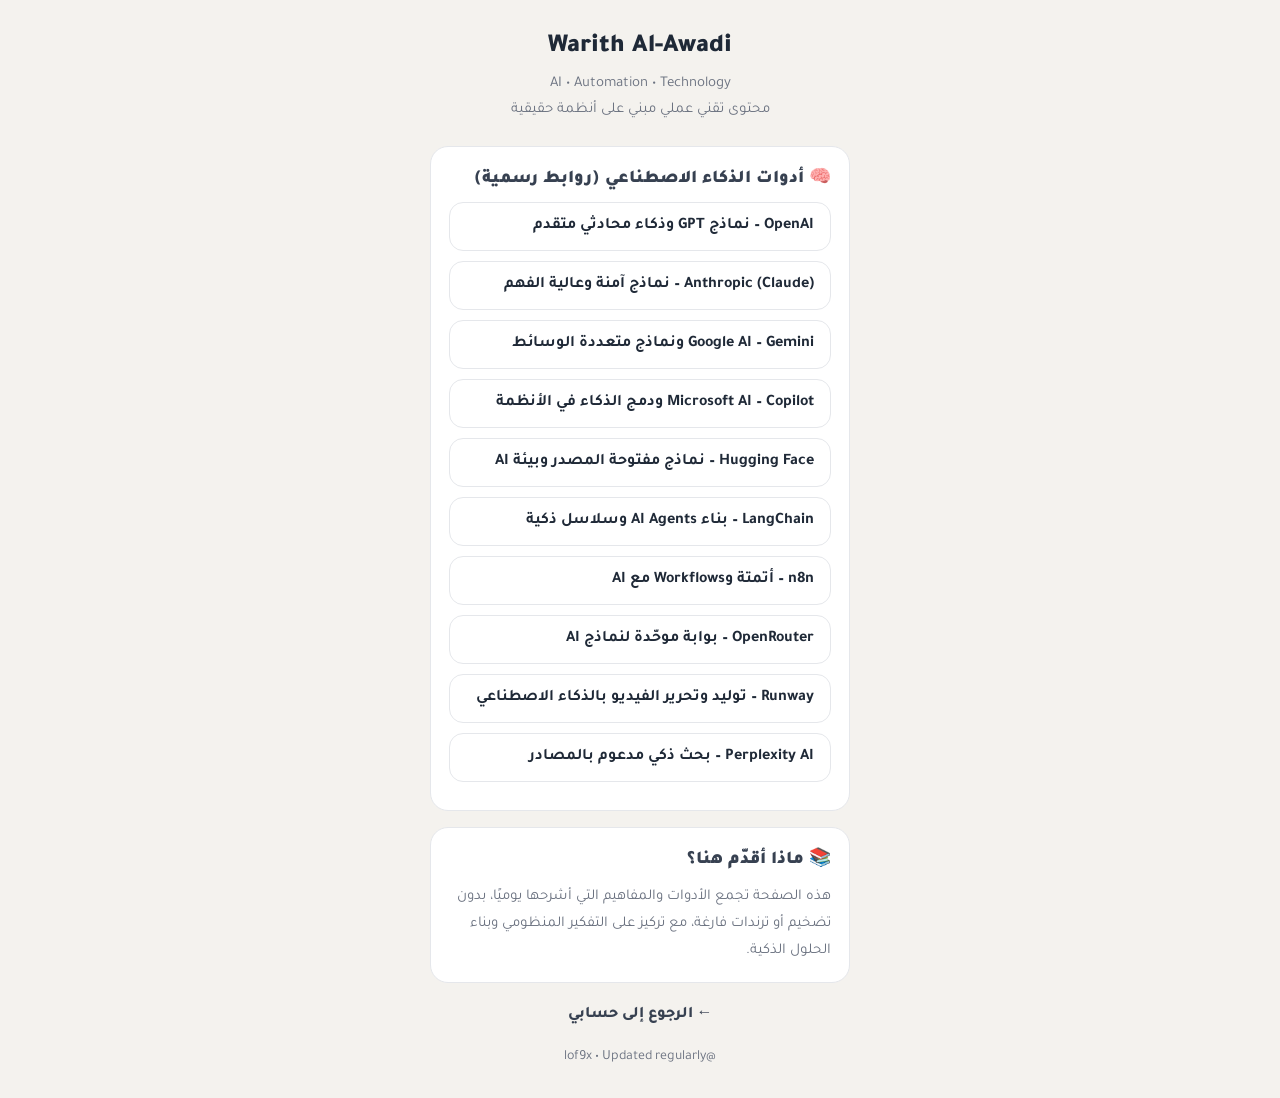
<file: warith.html>
<!DOCTYPE html>
<html lang="ar" dir="rtl">
<head>
<meta charset="UTF-8">
<meta name="viewport" content="width=device-width, initial-scale=1.0">
<title>Warith Al-Awadi | AI & Technology</title>

<link rel="preconnect" href="https://fonts.googleapis.com">
<link rel="preconnect" href="https://fonts.gstatic.com" crossorigin>
<link href="https://fonts.googleapis.com/css2?family=Tajawal:wght@500;700;800;900&display=swap" rel="stylesheet">

<style>
:root{
  --bg:#F4F2EE;        /* بيج هادئ */
  --card:#FFFFFF;
  --text:#1F2937;      /* رصاصي غامق */
  --muted:#6B7280;
  --accent:#374151;   /* رصاصي مودرن */
  --border:#E5E7EB;
}

*{box-sizing:border-box}

body{
  margin:0;
  font-family:"Tajawal",sans-serif;
  background:var(--bg);
  color:var(--text);
  display:flex;
  justify-content:center;
  padding:32px 16px;
}

.container{
  width:420px;
}

/* الهيدر */
.header{
  text-align:center;
  margin-bottom:24px;
}

.header h1{
  margin:0;
  font-size:26px;
  font-weight:900;
}

.header p{
  margin:8px 0 0;
  font-size:15px;
  color:var(--muted);
  line-height:1.7;
}

/* الكرت */
.card{
  background:var(--card);
  border:1px solid var(--border);
  border-radius:18px;
  padding:18px;
  margin-bottom:16px;
}

.card h2{
  margin:0 0 12px;
  font-size:18px;
  font-weight:900;
  color:var(--accent);
}

/* الروابط */
.link{
  display:block;
  text-decoration:none;
  padding:14px 16px;
  border-radius:14px;
  border:1px solid var(--border);
  color:var(--text);
  font-weight:700;
  margin-bottom:10px;
  transition:.2s;
}

.link:hover{
  background:#F9FAFB;
}

/* زر الرجوع */
.back{
  display:block;
  text-align:center;
  margin-top:20px;
  font-weight:800;
  color:var(--accent);
  text-decoration:none;
}

/* الفوتر */
.footer{
  text-align:center;
  margin-top:24px;
  font-size:14px;
  color:var(--muted);
}
</style>
</head>

<body>

<div class="container">

  <div class="header">
    <h1>Warith Al-Awadi</h1>
    <p>
      AI • Automation • Technology<br>
      محتوى تقني عملي مبني على أنظمة حقيقية
    </p>
  </div>

 <div class="card">
  <h2>🧠 أدوات الذكاء الاصطناعي (روابط رسمية)</h2>

  <a class="link" href="https://openai.com/" target="_blank" rel="noopener">
    OpenAI – نماذج GPT وذكاء محادثي متقدم
  </a>

  <a class="link" href="https://www.anthropic.com/" target="_blank" rel="noopener">
    Anthropic (Claude) – نماذج آمنة وعالية الفهم
  </a>

  <a class="link" href="https://ai.google/" target="_blank" rel="noopener">
    Google AI – Gemini ونماذج متعددة الوسائط
  </a>

  <a class="link" href="https://www.microsoft.com/ai" target="_blank" rel="noopener">
    Microsoft AI – Copilot ودمج الذكاء في الأنظمة
  </a>

  <a class="link" href="https://huggingface.co/" target="_blank" rel="noopener">
    Hugging Face – نماذج مفتوحة المصدر وبيئة AI
  </a>

  <a class="link" href="https://www.langchain.com/" target="_blank" rel="noopener">
    LangChain – بناء AI Agents وسلاسل ذكية
  </a>

  <a class="link" href="https://n8n.io/" target="_blank" rel="noopener">
    n8n – أتمتة وWorkflows مع AI
  </a>

  <a class="link" href="https://openrouter.ai/" target="_blank" rel="noopener">
    OpenRouter – بوابة موحّدة لنماذج AI
  </a>

  <a class="link" href="https://www.runwayml.com/" target="_blank" rel="noopener">
    Runway – توليد وتحرير الفيديو بالذكاء الاصطناعي
  </a>

  <a class="link" href="https://www.perplexity.ai/" target="_blank" rel="noopener">
    Perplexity AI – بحث ذكي مدعوم بالمصادر
  </a>
</div>


  <div class="card">
    <h2>📚 ماذا أقدّم هنا؟</h2>
    <p style="margin:0;font-size:15px;line-height:1.8;color:var(--muted)">
      هذه الصفحة تجمع الأدوات والمفاهيم التي أشرحها يوميًا،
      بدون تضخيم أو ترندات فارغة،
      مع تركيز على التفكير المنظومي وبناء الحلول الذكية.
    </p>
  </div>

  <!-- زر الرجوع -->
  <a class="back" href="https://instagram.com/lof9x">
    ← الرجوع إلى حسابي
  </a>

  <div class="footer">
    @lof9x • Updated regularly
  </div>

</div>

</body>
</html>
</file>
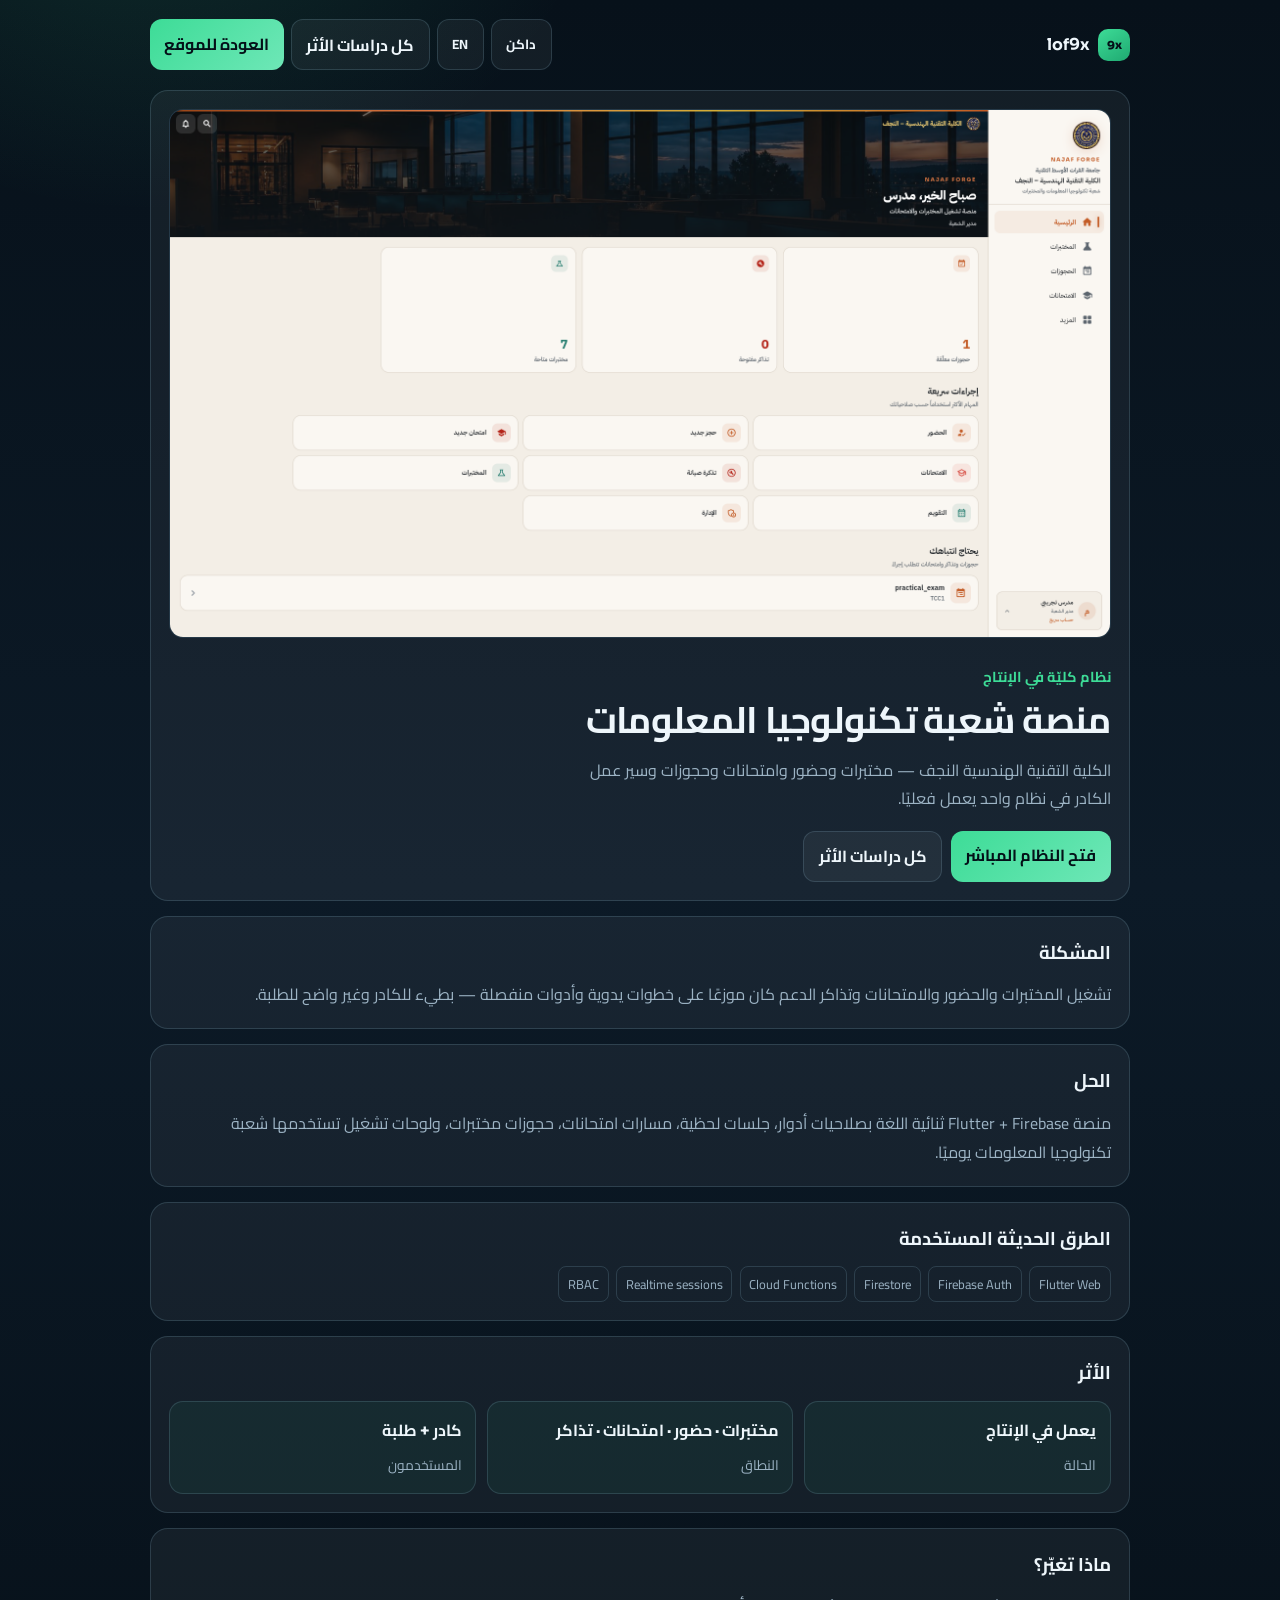
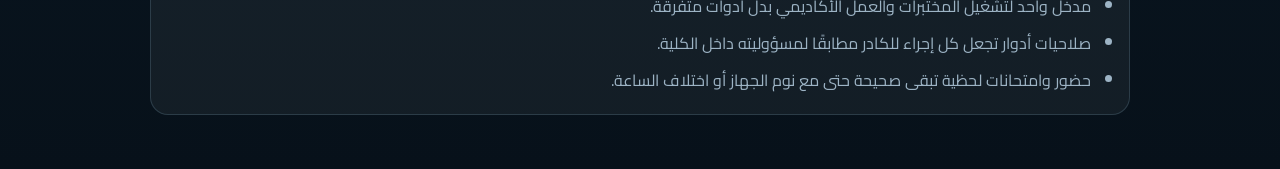
<file: cases/view.html>
<!doctype html>
<html lang="ar" dir="rtl">
<head>
  <meta charset="utf-8">
  <meta name="viewport" content="width=device-width, initial-scale=1">
  <title>Impact Case | lof9x</title>
  <meta name="description" content="Impact case: problem, solution, modern methods, outcome.">
  <meta name="theme-color" content="#07111a">
  <link rel="preconnect" href="https://fonts.googleapis.com">
  <link rel="preconnect" href="https://fonts.gstatic.com" crossorigin>
  <link href="https://fonts.googleapis.com/css2?family=Cairo:wght@400;600;700;800&family=Sora:wght@500;600;700;800&display=swap" rel="stylesheet">
  <link rel="stylesheet" href="./case.css">
</head>
<body>
  <div class="wrap">
    <header class="topbar">
      <a class="brand" href="../index.html">
        <span class="brand-mark">9x</span>
        <span>lof9x</span>
      </a>
      <div class="actions">
        <button id="themeBtn" class="btn" type="button">Dark</button>
        <button id="langBtn" class="btn" type="button">EN</button>
        <a class="btn" href="./index.html" data-ui="allCases"></a>
        <a class="btn btn-primary" href="../index.html" data-ui="back"></a>
      </div>
    </header>

    <div id="caseRoot"></div>
  </div>
  <script src="./case.js?v=6"></script>
</body>
</html>
</file>
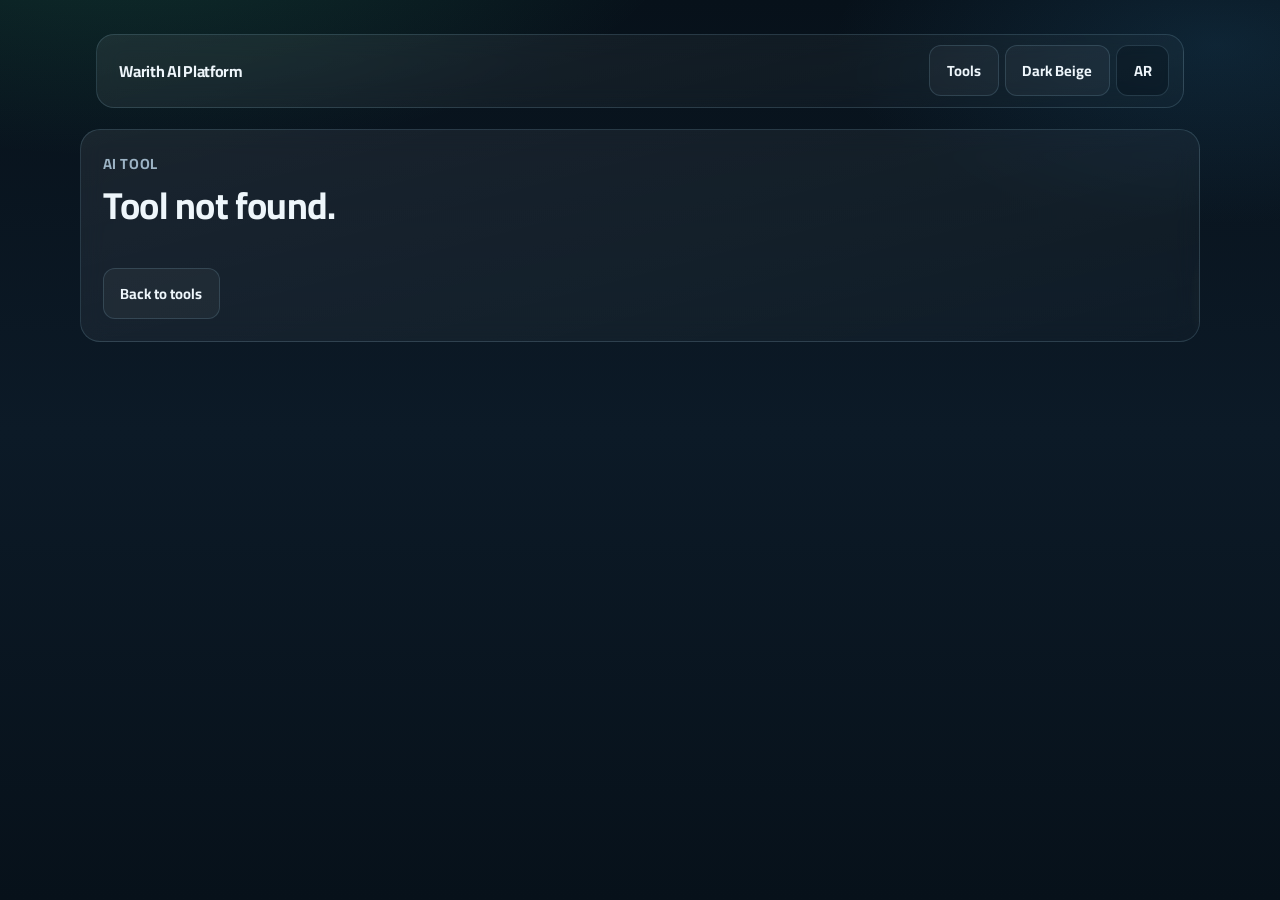
<file: tools/tool.html>
<!doctype html>
<html lang="en" dir="ltr">
<head>
  <meta charset="utf-8">
  <meta name="viewport" content="width=device-width, initial-scale=1">
  <title>AI Tool Details | Warith Al-Awadi</title>
  <meta name="description" content="Detailed AI tool page with category, badges, and usage context.">
  <meta property="og:type" content="article">
  <meta property="og:title" content="AI Tool Details">
  <meta property="og:description" content="Explore a modern AI tool with practical context.">
  <meta property="og:url" content="https://warithh.github.io/lof9x/tools/tool.html">
  <link rel="canonical" href="https://warithh.github.io/lof9x/tools/tool.html">
  <link rel="preconnect" href="https://fonts.googleapis.com">
  <link rel="preconnect" href="https://fonts.gstatic.com" crossorigin>
  <link href="https://fonts.googleapis.com/css2?family=Cairo:wght@400;600;700;800&family=Inter:wght@400;500;600;700;800&family=Plus+Jakarta+Sans:wght@400;500;600;700;800&display=swap" rel="stylesheet">
  <link rel="stylesheet" href="../style.css">
  <link rel="stylesheet" href="./tools.css">
</head>
<body data-page="tool-detail">
  <main class="container tools-page">
    <header class="site-header glass">
      <a href="../index.html" class="brand"><span class="brand-dot"></span><span>Warith AI Platform</span></a>
      <div class="nav-actions">
        <a class="btn btn-ghost" href="./index.html" id="backToTools">Tools</a>
        <button id="toolsThemeToggle" class="btn btn-ghost">Theme</button>
        <button id="toolsLangToggle" class="btn btn-glass">AR</button>
      </div>
    </header>

    <article class="glass detail-card">
      <p class="eyebrow" id="toolDetailCategory">AI Tool</p>
      <h1 id="toolDetailName">Loading...</h1>
      <p id="toolDetailDescription"></p>
      <div id="toolDetailDeep"></div>
      <div id="toolDetailBadges" class="meta"></div>
      <div class="hero-actions">
        <a id="toolDetailVisit" class="btn btn-primary" target="_blank" rel="noopener">Visit Tool</a>
        <a class="btn btn-ghost" href="./index.html" id="toolDetailBack">Back to tools</a>
      </div>
    </article>
  </main>

  <script src="../tool-guides.js" defer></script>
  <script src="./tools-pages.js" defer></script>
</body>
</html>
</file>
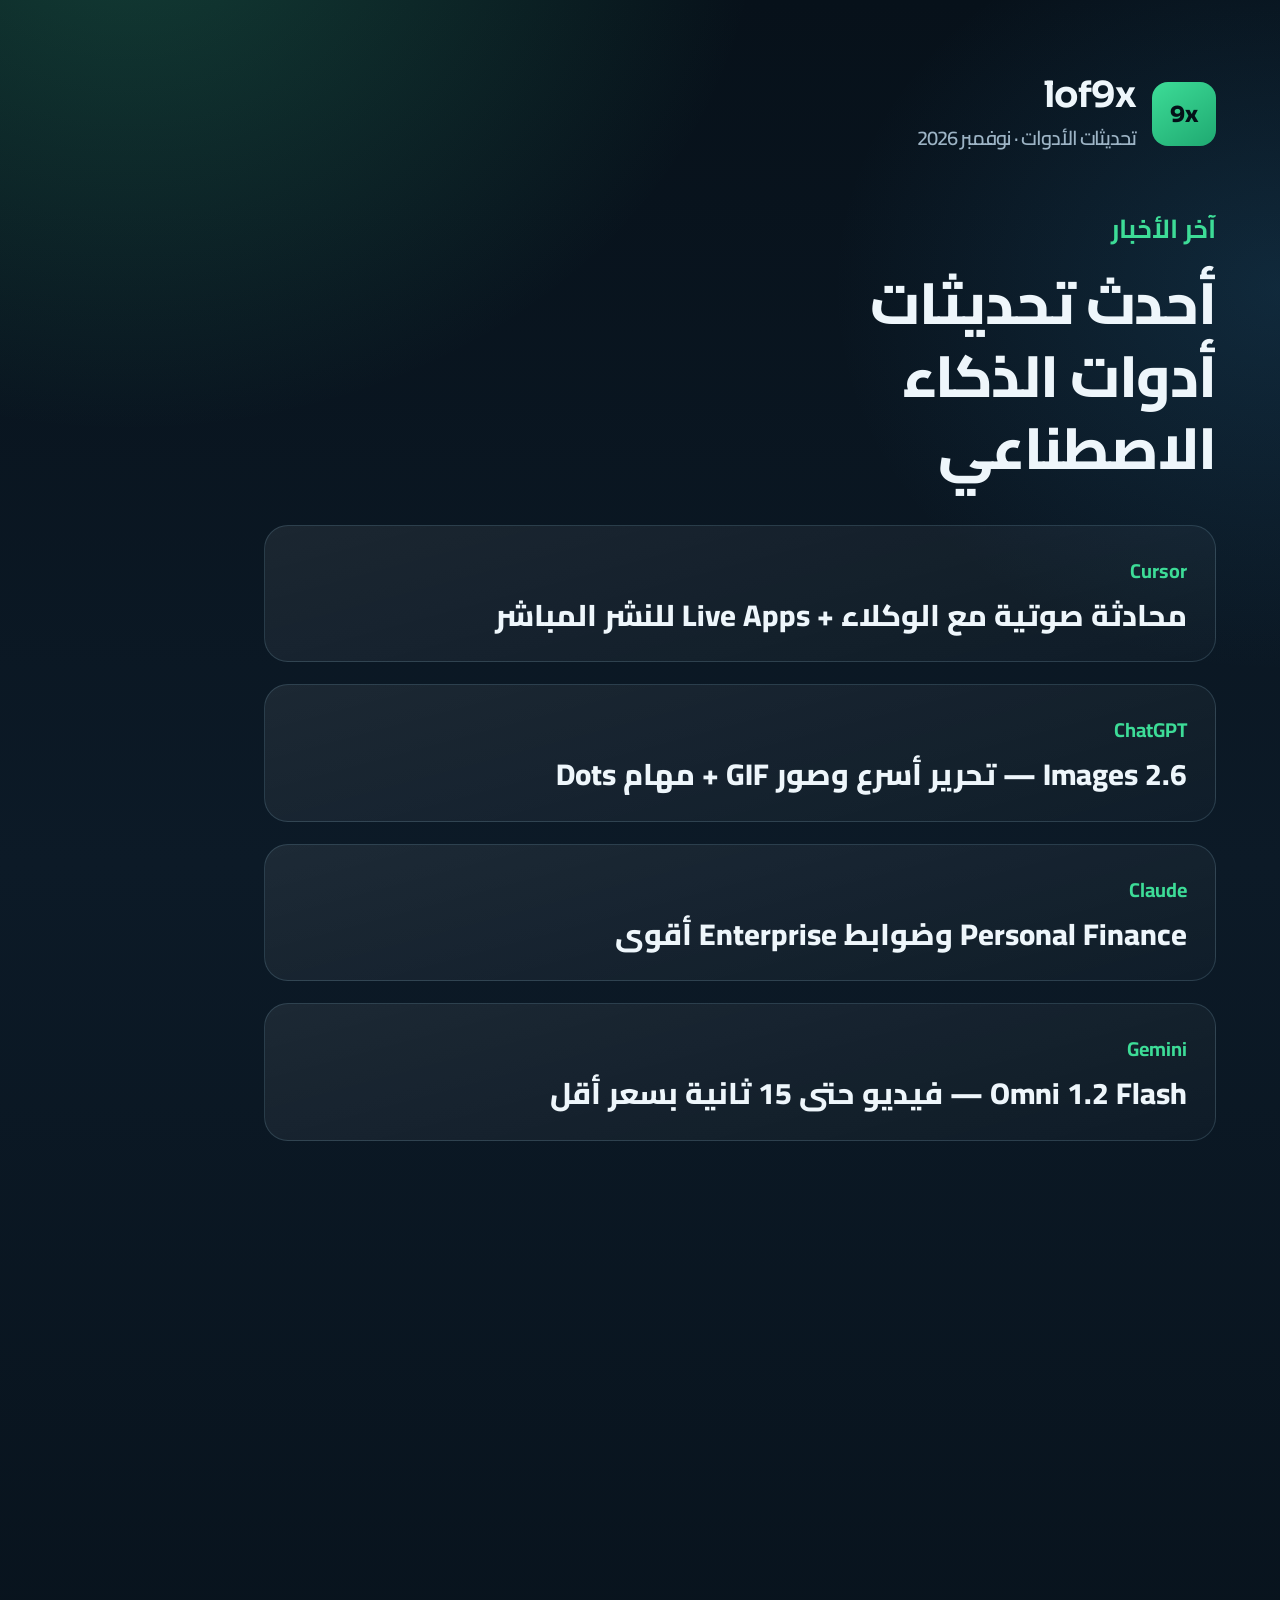
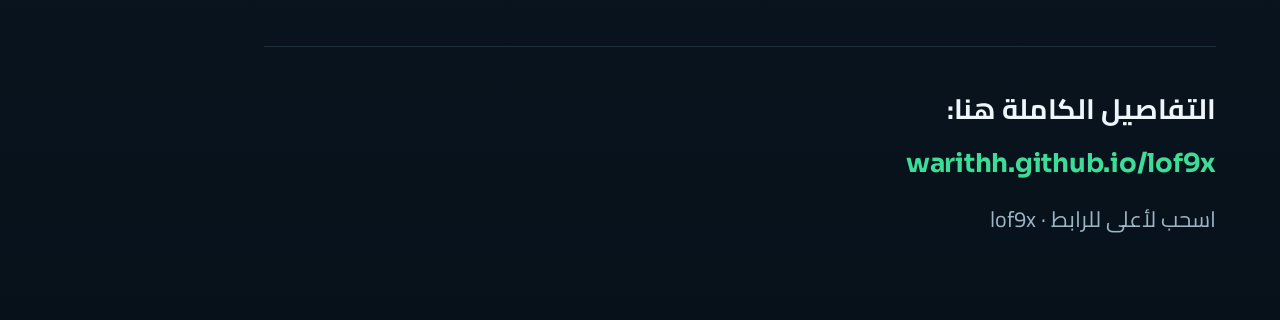
<file: assets/stories/story-updates-nov2026.html>
<!doctype html>
<html lang="ar" dir="rtl">
<head>
  <meta charset="utf-8">
  <meta name="viewport" content="width=1080, initial-scale=1">
  <title>lof9x · Story Updates</title>
  <link href="https://fonts.googleapis.com/css2?family=Cairo:wght@500;700;800&family=Sora:wght@600;700;800&display=swap" rel="stylesheet">
  <style>
    * { box-sizing: border-box; margin: 0; padding: 0; }
    body {
      width: 1080px;
      height: 1920px;
      overflow: hidden;
      font-family: "Cairo", "Sora", sans-serif;
      color: #eef6fb;
      background:
        radial-gradient(ellipse 90% 50% at 10% -5%, rgba(61, 220, 151, 0.22), transparent 55%),
        radial-gradient(ellipse 70% 40% at 100% 15%, rgba(56, 152, 210, 0.16), transparent 50%),
        linear-gradient(180deg, #07111a 0%, #0c1a27 45%, #07111a 100%);
      padding: 72px 64px 80px;
      display: flex;
      flex-direction: column;
    }
    .brand {
      display: flex;
      align-items: center;
      gap: 16px;
      margin-bottom: 48px;
    }
    .mark {
      width: 64px;
      height: 64px;
      border-radius: 16px;
      background: linear-gradient(145deg, #3ddc97, #1fa971);
      color: #041018;
      font-family: "Sora", sans-serif;
      font-weight: 800;
      font-size: 22px;
      display: grid;
      place-items: center;
    }
    .brand-text {
      font-family: "Sora", sans-serif;
      font-weight: 700;
      font-size: 36px;
      letter-spacing: -0.03em;
    }
    .brand-text small {
      display: block;
      font-family: "Cairo", sans-serif;
      font-size: 20px;
      font-weight: 600;
      color: #9db4c5;
      margin-top: 2px;
    }
    .eyebrow {
      color: #3ddc97;
      font-weight: 700;
      font-size: 26px;
      margin-bottom: 14px;
    }
    h1 {
      font-size: 58px;
      line-height: 1.25;
      font-weight: 800;
      letter-spacing: -0.02em;
      max-width: 14ch;
      margin-bottom: 40px;
    }
    .list {
      display: flex;
      flex-direction: column;
      gap: 22px;
      flex: 1;
    }
    .item {
      border: 1px solid rgba(148, 197, 220, 0.18);
      background: linear-gradient(165deg, rgba(255,255,255,0.07), rgba(255,255,255,0.02));
      border-radius: 24px;
      padding: 26px 28px;
    }
    .item .org {
      color: #3ddc97;
      font-size: 20px;
      font-weight: 700;
      margin-bottom: 6px;
    }
    .item .title {
      font-size: 30px;
      font-weight: 800;
      line-height: 1.35;
    }
    .footer {
      margin-top: auto;
      padding-top: 36px;
      border-top: 1px solid rgba(148, 197, 220, 0.16);
    }
    .cta {
      font-size: 28px;
      font-weight: 700;
      margin-bottom: 12px;
    }
    .link {
      font-family: "Sora", sans-serif;
      font-size: 26px;
      font-weight: 700;
      color: #3ddc97;
      word-break: break-all;
      letter-spacing: -0.01em;
    }
    .swipe {
      margin-top: 18px;
      color: #9db4c5;
      font-size: 22px;
    }
  </style>
</head>
<body>
  <div class="brand">
    <div class="mark">9x</div>
    <div class="brand-text">
      lof9x
      <small>تحديثات الأدوات · نوفمبر 2026</small>
    </div>
  </div>

  <p class="eyebrow">آخر الأخبار</p>
  <h1>أحدث تحديثات أدوات الذكاء الاصطناعي</h1>

  <div class="list">
    <div class="item">
      <div class="org">Cursor</div>
      <div class="title">محادثة صوتية مع الوكلاء + Live Apps للنشر المباشر</div>
    </div>
    <div class="item">
      <div class="org">ChatGPT</div>
      <div class="title">Images 2.6 — تحرير أسرع وصور GIF + مهام Dots</div>
    </div>
    <div class="item">
      <div class="org">Claude</div>
      <div class="title">Personal Finance وضوابط Enterprise أقوى</div>
    </div>
    <div class="item">
      <div class="org">Gemini</div>
      <div class="title">Omni 1.2 Flash — فيديو حتى 15 ثانية بسعر أقل</div>
    </div>
  </div>

  <div class="footer">
    <p class="cta">التفاصيل الكاملة هنا:</p>
    <p class="link">warithh.github.io/lof9x</p>
    <p class="swipe">اسحب لأعلى للرابط · lof9x</p>
  </div>
</body>
</html>
</file>
<file: style.css>
:root {
  --bg: #07111a;
  --bg-soft: #0c1a27;
  --surface: rgba(255, 255, 255, 0.04);
  --surface-strong: rgba(255, 255, 255, 0.07);
  --line: rgba(148, 197, 220, 0.18);
  --line-strong: rgba(61, 220, 151, 0.55);
  --text: #eef6fb;
  --muted: #9db4c5;
  --accent: #3ddc97;
  --accent-deep: #1fa971;
  --accent-soft: rgba(61, 220, 151, 0.14);
  --ink: #041018;
  --radius: 18px;
  --radius-sm: 12px;
  --font-display: "Sora", "Cairo", sans-serif;
  --font-body: "Cairo", "Sora", sans-serif;
}

html[data-theme="light"] {
  --bg: #f3f7fa;
  --bg-soft: #e8f0f5;
  --surface: rgba(255, 255, 255, 0.78);
  --surface-strong: rgba(255, 255, 255, 0.95);
  --line: rgba(20, 55, 78, 0.12);
  --line-strong: rgba(31, 169, 113, 0.45);
  --text: #0d2230;
  --muted: #4d6474;
  --accent: #149a68;
  --accent-deep: #0d7a52;
  --accent-soft: rgba(20, 154, 104, 0.12);
  --ink: #062033;
}

* { box-sizing: border-box; }

html {
  scroll-behavior: smooth;
}

html,
body {
  margin: 0;
  min-height: 100%;
}

body {
  color: var(--text);
  font-family: var(--font-body);
  background:
    radial-gradient(ellipse 80% 50% at 10% -10%, rgba(61, 220, 151, 0.16), transparent 55%),
    radial-gradient(ellipse 60% 40% at 95% 5%, rgba(56, 152, 210, 0.14), transparent 50%),
    linear-gradient(180deg, var(--bg) 0%, var(--bg-soft) 48%, var(--bg) 100%);
  overflow-x: hidden;
}

a {
  color: inherit;
  text-decoration: none;
}

#bgCanvas {
  position: fixed;
  inset: 0;
  width: 100%;
  height: 100%;
  z-index: -2;
  opacity: 0.55;
}

.noise {
  position: fixed;
  inset: 0;
  z-index: -1;
  pointer-events: none;
  opacity: 0.04;
  background-image: radial-gradient(#fff 0.55px, transparent 0.55px);
  background-size: 3px 3px;
}

.container {
  width: min(1120px, calc(100% - 2rem));
  margin-inline: auto;
}

.glass {
  border: 1px solid var(--line);
  background: linear-gradient(165deg, rgba(255, 255, 255, 0.07), rgba(255, 255, 255, 0.02));
  backdrop-filter: blur(12px);
  border-radius: var(--radius);
}

html[data-theme="light"] .glass {
  background: linear-gradient(165deg, rgba(255, 255, 255, 0.92), rgba(240, 247, 251, 0.85));
}

.site-header {
  width: min(1120px, calc(100% - 2rem));
  margin: 1rem auto 0;
  padding: 0.65rem 0.85rem;
  position: sticky;
  top: 0.75rem;
  display: flex;
  align-items: center;
  justify-content: space-between;
  gap: 0.75rem;
  z-index: 15;
}

.brand {
  display: inline-flex;
  align-items: center;
  gap: 0.55rem;
  font-family: var(--font-display);
  font-weight: 700;
  letter-spacing: -0.02em;
}

.brand-mark {
  display: grid;
  place-items: center;
  width: 2rem;
  height: 2rem;
  border-radius: 10px;
  background: linear-gradient(145deg, var(--accent), var(--accent-deep));
  color: var(--ink);
  font-family: var(--font-display);
  font-size: 0.72rem;
  font-weight: 800;
}

.brand-text {
  display: flex;
  flex-direction: column;
  line-height: 1.15;
}

.brand-text small {
  color: var(--muted);
  font-size: 0.72rem;
  font-weight: 600;
}

.nav-links {
  display: flex;
  flex-wrap: wrap;
  gap: 0.2rem;
}

.nav-links a {
  border-radius: 10px;
  padding: 0.45rem 0.7rem;
  color: var(--muted);
  font-size: 0.9rem;
  transition: color 180ms ease, background 180ms ease;
}

.nav-links a:hover {
  color: var(--text);
  background: var(--accent-soft);
}

.nav-actions {
  display: flex;
  gap: 0.35rem;
}

.btn {
  border: 1px solid transparent;
  border-radius: var(--radius-sm);
  padding: 0.7rem 1.05rem;
  font-family: inherit;
  font-weight: 700;
  font-size: 0.92rem;
  color: var(--text);
  cursor: pointer;
  transition: transform 180ms ease, background 180ms ease, border-color 180ms ease;
}

.btn:hover {
  transform: translateY(-1px);
}

.btn-primary {
  color: var(--ink);
  background: linear-gradient(135deg, var(--accent), #6ee7b7);
  border: 0;
}

.btn-primary:hover {
  background: linear-gradient(135deg, #55e6a8, var(--accent));
}

.btn-ghost {
  border-color: var(--line);
  background: var(--surface);
}

.btn-ghost:hover {
  border-color: var(--line-strong);
  background: var(--accent-soft);
}

.btn-glass {
  border-color: var(--line);
  background: rgba(4, 16, 24, 0.35);
}

html[data-theme="light"] .btn-glass {
  background: rgba(255, 255, 255, 0.7);
}

.hero {
  margin-top: 1.5rem;
  min-height: min(72vh, 640px);
  display: grid;
  align-items: end;
  position: relative;
  overflow: hidden;
  border-radius: calc(var(--radius) + 6px);
  border: 1px solid var(--line);
  background:
    linear-gradient(120deg, rgba(7, 17, 26, 0.2), rgba(7, 17, 26, 0.65)),
    radial-gradient(circle at 80% 20%, rgba(61, 220, 151, 0.22), transparent 40%),
    radial-gradient(circle at 20% 80%, rgba(56, 152, 210, 0.18), transparent 42%),
    linear-gradient(160deg, #0a1c2b, #07111a 55%, #0d2433);
}

html[data-theme="light"] .hero {
  background:
    linear-gradient(120deg, rgba(243, 247, 250, 0.55), rgba(243, 247, 250, 0.2)),
    radial-gradient(circle at 80% 20%, rgba(20, 154, 104, 0.18), transparent 42%),
    radial-gradient(circle at 15% 85%, rgba(56, 152, 210, 0.14), transparent 40%),
    linear-gradient(160deg, #e8f4ef, #f3f7fa 50%, #e4eef5);
}

.hero-plane {
  position: absolute;
  inset: 0;
  background:
    linear-gradient(rgba(148, 197, 220, 0.05) 1px, transparent 1px),
    linear-gradient(90deg, rgba(148, 197, 220, 0.05) 1px, transparent 1px);
  background-size: 42px 42px;
  mask-image: linear-gradient(180deg, #000 20%, transparent 95%);
  animation: gridDrift 22s linear infinite;
  pointer-events: none;
}

.hero-main {
  position: relative;
  z-index: 1;
  padding: clamp(1.6rem, 5vw, 3.2rem);
  max-width: 42rem;
}

.hero-brand {
  margin: 0 0 0.85rem;
  font-family: var(--font-display);
  font-size: clamp(2.4rem, 7vw, 4.4rem);
  font-weight: 800;
  letter-spacing: -0.04em;
  line-height: 0.95;
  background: linear-gradient(120deg, var(--text) 20%, var(--accent));
  -webkit-background-clip: text;
  background-clip: text;
  color: transparent;
}

.eyebrow {
  margin: 0;
  color: var(--accent);
  font-weight: 700;
  font-size: 0.92rem;
  letter-spacing: 0.04em;
  text-transform: uppercase;
}

h1 {
  margin: 0.45rem 0 0;
  font-family: var(--font-display);
  font-size: clamp(1.55rem, 3.4vw, 2.35rem);
  line-height: 1.25;
  letter-spacing: -0.02em;
  font-weight: 700;
  max-width: 18ch;
}

.hero-sub {
  margin: 0.9rem 0 0;
  color: var(--muted);
  font-size: clamp(1rem, 1.8vw, 1.15rem);
  line-height: 1.75;
  max-width: 38ch;
}

.hero-actions {
  display: flex;
  gap: 0.65rem;
  margin-top: 1.4rem;
  flex-wrap: wrap;
}

.section {
  margin-top: 2.6rem;
  position: relative;
}

.about-card {
  display: grid;
  grid-template-columns: 260px 1fr;
  gap: 1.2rem;
  padding: 1.15rem;
}

.about-media img {
  width: 100%;
  height: 100%;
  min-height: 260px;
  object-fit: cover;
  border-radius: 14px;
  border: 1px solid var(--line);
  background: var(--bg-soft);
}

.about-bio {
  margin: 0.35rem 0 0;
  color: var(--muted);
  line-height: 1.9;
}

.about-stats {
  margin-top: 1rem;
  display: grid;
  grid-template-columns: repeat(3, minmax(0, 1fr));
  gap: 0.65rem;
}

.about-stats .card {
  padding: 0.85rem;
}

.about-stats .card h3 {
  font-family: var(--font-display);
  font-size: 1rem;
  margin: 0;
}

.about-stats .card p {
  margin-top: 0.3rem;
  font-size: 0.86rem;
}

.section-head {
  display: flex;
  justify-content: space-between;
  align-items: flex-end;
  gap: 1rem;
  margin-bottom: 1rem;
  flex-wrap: wrap;
}

.section-head h2 {
  margin: 0;
  font-family: var(--font-display);
  font-size: clamp(1.45rem, 2.2vw, 1.9rem);
  letter-spacing: -0.02em;
}

.section-head p {
  margin: 0;
  color: var(--muted);
  max-width: 42ch;
}

.toolbar {
  padding: 0.9rem;
  margin-bottom: 1rem;
}

.tools-controls {
  margin-top: 0.7rem;
  display: flex;
  align-items: center;
  gap: 0.5rem;
}

.tools-controls label {
  color: var(--muted);
  font-size: 0.86rem;
}

#toolSort,
#toolSearch,
#paletteInput {
  border-radius: var(--radius-sm);
  border: 1px solid var(--line);
  color: var(--text);
  background: rgba(7, 17, 26, 0.65);
  padding: 0.7rem 0.8rem;
  outline: 0;
  font-family: inherit;
}

html[data-theme="light"] #toolSort,
html[data-theme="light"] #toolSearch,
html[data-theme="light"] #paletteInput {
  background: rgba(255, 255, 255, 0.9);
}

#toolSearch {
  width: 100%;
}

#toolSearch:focus,
#paletteInput:focus,
#toolSort:focus {
  border-color: var(--line-strong);
  box-shadow: 0 0 0 3px var(--accent-soft);
}

.category-chips {
  display: flex;
  gap: 0.45rem;
  flex-wrap: wrap;
  margin-top: 0.7rem;
}

.chip {
  border: 1px solid var(--line);
  background: var(--surface);
  color: var(--muted);
  border-radius: 10px;
  padding: 0.4rem 0.7rem;
  cursor: pointer;
  font-size: 0.86rem;
  font-family: inherit;
  transition: 160ms ease;
}

.chip.active,
.chip:hover {
  border-color: var(--line-strong);
  color: var(--text);
  background: var(--accent-soft);
}

.grid {
  display: grid;
  gap: 0.85rem;
}

.grid-3 {
  grid-template-columns: repeat(3, minmax(0, 1fr));
}

.grid-2 {
  grid-template-columns: repeat(2, minmax(0, 1fr));
}

.card {
  border: 1px solid var(--line);
  border-radius: 16px;
  padding: 1.05rem;
  background: var(--surface);
  transition: transform 200ms ease, border-color 200ms ease, background 200ms ease;
}

.card:hover {
  transform: translateY(-3px);
  border-color: var(--line-strong);
  background: var(--surface-strong);
}

.card h3 {
  margin: 0;
  font-family: var(--font-display);
  font-size: 1.02rem;
  line-height: 1.4;
}

.card p {
  margin: 0.55rem 0 0;
  color: var(--muted);
  line-height: 1.7;
}

.card-top {
  display: flex;
  justify-content: space-between;
  align-items: flex-start;
  gap: 0.65rem;
}

.card-link {
  border: 1px solid var(--line);
  border-radius: 10px;
  padding: 0.35rem 0.55rem;
  font-size: 0.8rem;
  font-weight: 700;
  color: var(--text);
  background: var(--surface);
  transition: 160ms ease;
}

.card-link:hover {
  border-color: var(--line-strong);
  background: var(--accent-soft);
  color: var(--accent);
}

button.card-link {
  appearance: none;
  font-family: inherit;
  line-height: 1.2;
  cursor: pointer;
}

.meta {
  margin-top: 0.75rem;
  display: flex;
  gap: 0.4rem;
  flex-wrap: wrap;
}

.tag {
  border: 1px solid var(--line);
  color: var(--muted);
  border-radius: 8px;
  padding: 0.25rem 0.5rem;
  font-size: 0.75rem;
}

.tag-badge {
  color: var(--accent);
  border-color: rgba(61, 220, 151, 0.35);
  background: var(--accent-soft);
}

.tool-modal {
  width: min(760px, calc(100% - 2rem));
}

.tool-modal p,
#toolDetailsDeep {
  color: var(--muted);
  line-height: 1.8;
}

#toolDetailsDeep .deep-title {
  color: var(--text);
  font-weight: 700;
  margin: 0.35rem 0 0.25rem;
}

#toolDetailsDeep ul {
  margin: 0.15rem 0 0.2rem;
  padding-inline-start: 1.2rem;
}

.projects-board {
  display: grid;
  grid-template-columns: repeat(2, minmax(0, 1fr));
  gap: 1rem;
}

.project-card {
  display: flex;
  flex-direction: column;
  overflow: hidden;
  padding: 0;
}

.project-media {
  position: relative;
  margin: 0;
}

.project-thumb {
  width: 100%;
  border-radius: 0;
  border: 0;
  border-bottom: 1px solid var(--line);
  margin-bottom: 0;
  aspect-ratio: 16 / 9;
  object-fit: cover;
  object-position: top center;
  background: var(--bg-soft);
  display: block;
}

.project-status {
  position: absolute;
  top: 0.75rem;
  inset-inline-start: 0.75rem;
  padding: 0.28rem 0.65rem;
  border-radius: 999px;
  font-size: 0.74rem;
  font-weight: 700;
  color: var(--ink);
  background: linear-gradient(135deg, var(--accent), var(--accent-deep));
  box-shadow: 0 8px 20px rgba(0, 0, 0, 0.25);
}

.project-body {
  padding: 1rem 1.05rem 1.1rem;
  display: flex;
  flex-direction: column;
  gap: 0.35rem;
  flex: 1;
}

.project-card-featured {
  grid-column: span 2;
}

.project-card-featured .project-thumb {
  aspect-ratio: 21 / 9;
  min-height: 220px;
}

.project-card-featured .project-body h3 {
  font-size: clamp(1.15rem, 2vw, 1.45rem);
}

@media (max-width: 820px) {
  .projects-board {
    grid-template-columns: 1fr;
  }

  .project-card-featured {
    grid-column: auto;
  }

  .project-card-featured .project-thumb {
    aspect-ratio: 16 / 9;
    min-height: 0;
  }
}

.blog-viewer {
  margin-top: 1rem;
  padding: 1rem;
}

.blog-viewer.hidden {
  display: none;
}

#blogContent {
  margin-top: 0.8rem;
  color: var(--muted);
  line-height: 1.8;
}

#blogContent h1,
#blogContent h2,
#blogContent h3 {
  color: var(--text);
  font-family: var(--font-display);
}

#blogContent pre {
  border: 1px solid var(--line);
  border-radius: 12px;
  padding: 0.8rem;
  overflow-x: auto;
  background: rgba(0, 0, 0, 0.28);
}

.contact-grid {
  display: grid;
  grid-template-columns: repeat(2, minmax(0, 1fr));
  gap: 0.85rem;
}

.contact-grid-3 {
  grid-template-columns: repeat(3, minmax(0, 1fr));
}

.contact-card {
  padding: 1.15rem;
}

.contact-card h3 {
  margin: 0;
  font-family: var(--font-display);
}

.account-kicker {
  margin: 0 0 0.35rem;
  color: var(--accent);
  font-size: 0.82rem;
  font-weight: 700;
  letter-spacing: 0.02em;
}

.account-note {
  margin: 0.45rem 0 0;
  color: var(--muted);
  line-height: 1.7;
  font-size: 0.95rem;
}

.contact-email {
  margin: 0.65rem 0 1rem;
  color: var(--accent);
  font-weight: 700;
  font-size: 1.05rem;
  word-break: break-all;
}

.socials {
  margin-top: 0.7rem;
  display: flex;
  flex-wrap: wrap;
  gap: 0.5rem;
}

.socials a {
  border: 1px solid var(--line);
  border-radius: 10px;
  padding: 0.5rem 0.75rem;
  color: var(--muted);
  font-weight: 700;
  transition: 160ms ease;
}

.socials a:hover {
  color: var(--text);
  border-color: var(--line-strong);
  background: var(--accent-soft);
}

.site-footer {
  margin-top: 2.4rem;
  margin-bottom: 1.4rem;
  border-top: 1px solid var(--line);
  padding-top: 1rem;
  display: flex;
  justify-content: space-between;
  gap: 1rem;
  color: var(--muted);
  flex-wrap: wrap;
  font-size: 0.92rem;
}

.toast {
  position: fixed;
  bottom: 1rem;
  inset-inline-start: 1rem;
  border: 1px solid var(--line);
  border-radius: 12px;
  background: rgba(7, 17, 26, 0.92);
  color: var(--text);
  padding: 0.55rem 0.8rem;
  opacity: 0;
  transform: translateY(8px);
  pointer-events: none;
  transition: 180ms ease;
  z-index: 25;
}

html[data-theme="light"] .toast {
  background: rgba(255, 255, 255, 0.95);
}

.toast.show {
  opacity: 1;
  transform: translateY(0);
}

.palette {
  position: fixed;
  inset: 0;
  background: rgba(4, 10, 16, 0.72);
  z-index: 30;
  display: grid;
  place-items: start center;
  padding-top: 10vh;
}

.palette.hidden {
  display: none;
}

.palette-box {
  width: min(620px, calc(100% - 2rem));
  padding: 0.8rem;
}

#paletteList {
  list-style: none;
  margin: 0.7rem 0 0;
  padding: 0;
  display: grid;
  gap: 0.35rem;
}

#paletteList li button {
  width: 100%;
  border: 1px solid var(--line);
  border-radius: 12px;
  background: var(--surface);
  color: var(--text);
  text-align: start;
  padding: 0.65rem;
  cursor: pointer;
  font-family: inherit;
  transition: 160ms ease;
}

#paletteList li button:hover {
  border-color: var(--line-strong);
  background: var(--accent-soft);
}

.reveal {
  opacity: 1;
  transform: none;
  transition: 550ms cubic-bezier(0.16, 1, 0.3, 1);
  transition-delay: var(--stagger, 0ms);
}

.js .reveal {
  opacity: 0;
  transform: translateY(14px);
}

.js .reveal.in {
  opacity: 1;
  transform: translateY(0);
}

@keyframes gridDrift {
  from { transform: translateY(0); }
  to { transform: translateY(42px); }
}

@media (prefers-reduced-motion: reduce) {
  .hero-plane { animation: none; }
  .js .reveal,
  .reveal { opacity: 1; transform: none; transition: none; }
  .btn:hover,
  .card:hover { transform: none; }
}

@media (max-width: 1000px) {
  .grid-3 {
    grid-template-columns: repeat(2, minmax(0, 1fr));
  }

  .contact-grid-3 {
    grid-template-columns: 1fr;
  }
}

@media (max-width: 760px) {
  .nav-links { display: none; }

  .grid-3,
  .grid-2,
  .contact-grid,
  .contact-grid-3,
  .about-stats {
    grid-template-columns: 1fr;
  }

  .site-header {
    position: static;
  }

  .about-card {
    grid-template-columns: 1fr;
  }

  .about-media img {
    min-height: 220px;
  }

  .hero {
    min-height: auto;
  }
}
</file>
<file: cases/case.css>
:root {
  --bg: #07111a;
  --bg-soft: #0c1a27;
  --surface: rgba(255, 255, 255, 0.05);
  --line: rgba(148, 197, 220, 0.18);
  --line-strong: rgba(61, 220, 151, 0.5);
  --text: #eef6fb;
  --muted: #9db4c5;
  --accent: #3ddc97;
  --ink: #041018;
  --font-display: "Sora", "Cairo", sans-serif;
  --font-body: "Cairo", "Sora", sans-serif;
}

html[data-theme="light"] {
  --bg: #f3f7fa;
  --bg-soft: #e8f0f5;
  --surface: rgba(255, 255, 255, 0.88);
  --line: rgba(20, 55, 78, 0.12);
  --line-strong: rgba(20, 154, 104, 0.45);
  --text: #0d2230;
  --muted: #4d6474;
  --accent: #149a68;
  --ink: #062033;
}

* { box-sizing: border-box; }
html, body { margin: 0; min-height: 100%; }
body {
  font-family: var(--font-body);
  color: var(--text);
  background:
    radial-gradient(ellipse 70% 40% at 12% -8%, rgba(61, 220, 151, 0.14), transparent 50%),
    linear-gradient(180deg, var(--bg), var(--bg-soft) 50%, var(--bg));
}

a { color: inherit; text-decoration: none; }

.wrap {
  width: min(980px, calc(100% - 2rem));
  margin: 0 auto;
  padding: 1.2rem 0 2.5rem;
}

.topbar {
  display: flex;
  justify-content: space-between;
  align-items: center;
  gap: 0.75rem;
  margin-bottom: 1.2rem;
  flex-wrap: wrap;
}

.brand {
  display: inline-flex;
  align-items: center;
  gap: 0.5rem;
  font-family: var(--font-display);
  font-weight: 700;
}

.brand-mark {
  width: 2rem;
  height: 2rem;
  border-radius: 10px;
  display: grid;
  place-items: center;
  background: linear-gradient(145deg, var(--accent), #1fa971);
  color: var(--ink);
  font-size: 0.72rem;
  font-weight: 800;
}

.actions { display: flex; gap: 0.45rem; flex-wrap: wrap; }

.btn {
  border: 1px solid var(--line);
  border-radius: 12px;
  padding: 0.6rem 0.9rem;
  font-family: inherit;
  font-weight: 700;
  cursor: pointer;
  color: var(--text);
  background: var(--surface);
  transition: 160ms ease;
}

.btn:hover { border-color: var(--line-strong); transform: translateY(-1px); }

.btn-primary {
  border: 0;
  color: var(--ink);
  background: linear-gradient(135deg, var(--accent), #6ee7b7);
}

.hero-card,
.block {
  border: 1px solid var(--line);
  border-radius: 18px;
  background: var(--surface);
  padding: 1.15rem;
  margin-bottom: 0.9rem;
}

.cover {
  width: 100%;
  aspect-ratio: 16 / 9;
  object-fit: cover;
  border-radius: 14px;
  border: 1px solid var(--line);
  margin-bottom: 1rem;
  background: var(--bg-soft);
}

.eyebrow {
  margin: 0;
  color: var(--accent);
  font-weight: 700;
  font-size: 0.9rem;
}

h1 {
  margin: 0.45rem 0 0;
  font-family: var(--font-display);
  font-size: clamp(1.55rem, 3.5vw, 2.3rem);
  letter-spacing: -0.02em;
  line-height: 1.25;
}

.lead {
  margin: 0.75rem 0 0;
  color: var(--muted);
  line-height: 1.8;
  max-width: 62ch;
}

.cta-row {
  display: flex;
  gap: 0.55rem;
  flex-wrap: wrap;
  margin-top: 1.1rem;
}

h2 {
  margin: 0 0 0.65rem;
  font-family: var(--font-display);
  font-size: 1.15rem;
}

.block p,
.outcomes li {
  margin: 0;
  color: var(--muted);
  line-height: 1.85;
}

.outcomes {
  margin: 0;
  padding-inline-start: 1.2rem;
  display: grid;
  gap: 0.45rem;
}

.impact-grid {
  display: grid;
  grid-template-columns: repeat(3, minmax(0, 1fr));
  gap: 0.65rem;
}

.impact-item {
  border: 1px solid var(--line);
  border-radius: 14px;
  padding: 0.85rem;
  background: rgba(61, 220, 151, 0.06);
}

.impact-item strong {
  display: block;
  font-family: var(--font-display);
  font-size: 1rem;
  margin-bottom: 0.25rem;
}

.impact-item span {
  color: var(--muted);
  font-size: 0.86rem;
}

.methods {
  display: flex;
  flex-wrap: wrap;
  gap: 0.45rem;
}

.tag {
  border: 1px solid var(--line);
  border-radius: 8px;
  padding: 0.3rem 0.55rem;
  font-size: 0.8rem;
  color: var(--muted);
}

.cases-grid {
  display: grid;
  grid-template-columns: repeat(3, minmax(0, 1fr));
  gap: 0.85rem;
}

.case-card {
  border: 1px solid var(--line);
  border-radius: 16px;
  overflow: hidden;
  background: var(--surface);
  transition: 180ms ease;
  display: flex;
  flex-direction: column;
}

.case-card:hover {
  border-color: var(--line-strong);
  transform: translateY(-3px);
}

.case-card img {
  width: 100%;
  aspect-ratio: 16 / 10;
  object-fit: cover;
  background: var(--bg-soft);
}

.case-card .body {
  padding: 0.95rem;
  display: grid;
  gap: 0.45rem;
}

.case-card h3 {
  margin: 0;
  font-family: var(--font-display);
  font-size: 1.05rem;
}

.case-card p {
  margin: 0;
  color: var(--muted);
  line-height: 1.7;
  font-size: 0.95rem;
}

.page-head h1 {
  margin-top: 0.2rem;
}

.page-head p {
  color: var(--muted);
  line-height: 1.75;
}

@media (max-width: 900px) {
  .cases-grid,
  .impact-grid {
    grid-template-columns: 1fr;
  }
}
</file>
<file: tools/tools.css>
.tools-page {
  padding-top: 1.1rem;
  padding-bottom: 2.1rem;
}

.detail-card {
  margin-top: 1.3rem;
  padding: 1.35rem;
  border-radius: 20px;
  position: relative;
  overflow: hidden;
}

.detail-card::after {
  content: "";
  position: absolute;
  inset: auto -18% -30% auto;
  width: 210px;
  aspect-ratio: 1;
  border-radius: 50%;
  background: radial-gradient(circle, rgba(246, 222, 187, 0.18), transparent 72%);
  pointer-events: none;
}

.detail-card h1 {
  margin-top: 0.3rem;
  letter-spacing: -0.015em;
}

.detail-card p {
  color: var(--muted);
  line-height: 1.8;
}

#toolDetailDeep {
  color: var(--muted);
  margin-top: 0.4rem;
}

#toolDetailDeep .deep-title {
  color: var(--text);
  font-weight: 700;
  margin: 0.45rem 0 0.22rem;
}

#toolDetailDeep ul {
  margin: 0.1rem 0 0.2rem;
  padding-inline-start: 1.2rem;
}
</file>
<file: cv.css>
:root {
  --bg: #07111a;
  --panel: rgba(255, 255, 255, 0.05);
  --line: rgba(148, 197, 220, 0.18);
  --line-strong: rgba(61, 220, 151, 0.5);
  --text: #eef6fb;
  --muted: #9db4c5;
  --accent: #3ddc97;
  --accent2: #6ee7b7;
  --ink: #041018;
}

html[data-theme="light"] {
  --bg: #f3f7fa;
  --panel: rgba(255, 255, 255, 0.9);
  --line: rgba(20, 55, 78, 0.12);
  --line-strong: rgba(20, 154, 104, 0.45);
  --text: #0d2230;
  --muted: #4d6474;
  --accent: #149a68;
  --accent2: #3ddc97;
  --ink: #062033;
}

* { box-sizing: border-box; }
html, body { margin: 0; }
body {
  font-family: "Cairo", "Sora", system-ui, sans-serif;
  background:
    radial-gradient(circle at 12% -8%, rgba(61, 220, 151, 0.14), transparent 40%),
    radial-gradient(circle at 90% 8%, rgba(56, 152, 210, 0.12), transparent 38%),
    var(--bg);
  color: var(--text);
}

.resume-wrap {
  max-width: 980px;
  margin: 0 auto;
  padding: 1.3rem;
}

.resume-top {
  display: flex;
  justify-content: space-between;
  gap: 1rem;
  align-items: center;
  margin-bottom: 1rem;
}

h1 {
  margin: 0;
  font-family: "Sora", "Cairo", sans-serif;
  font-size: clamp(1.6rem, 3.5vw, 2.2rem);
  letter-spacing: -0.02em;
}
.role { margin: 0.4rem 0 0; color: var(--muted); }

.actions { display: flex; gap: 0.5rem; flex-wrap: wrap; }
.btn {
  border: 1px solid var(--line);
  border-radius: 12px;
  padding: 0.55rem 0.75rem;
  color: var(--text);
  background: var(--panel);
  text-decoration: none;
  cursor: pointer;
  font-weight: 700;
  font-family: inherit;
  transition: 160ms ease;
}
.btn:hover {
  transform: translateY(-1px);
  border-color: var(--line-strong);
}

.btn-primary {
  background: linear-gradient(135deg, var(--accent), var(--accent2));
  color: var(--ink);
  border: 0;
}

.card {
  background: var(--panel);
  border: 1px solid var(--line);
  border-radius: 16px;
  padding: 1.05rem;
  margin-bottom: 0.95rem;
  transition: 160ms ease;
}

.card:hover {
  border-color: var(--line-strong);
}

h2 {
  margin: 0 0 0.7rem;
  font-family: "Sora", "Cairo", sans-serif;
  font-size: 1.1rem;
}
h3 { margin: 0; font-size: 1rem; }
p, li { color: var(--muted); line-height: 1.8; }
ul { margin: 0; padding-inline-start: 1.2rem; }

.entry + .entry {
  margin-top: 0.85rem;
  padding-top: 0.85rem;
  border-top: 1px solid var(--line);
}

.meta { margin: 0.3rem 0 0.4rem; font-size: 0.92rem; }

.contact-grid {
  display: grid;
  grid-template-columns: repeat(2, minmax(0, 1fr));
  gap: 0.3rem 1rem;
}

.tags {
  display: flex;
  flex-wrap: wrap;
  gap: 0.45rem;
}

.tag {
  border: 1px solid var(--line);
  border-radius: 8px;
  padding: 0.32rem 0.62rem;
  font-size: 0.82rem;
  color: var(--muted);
  background: rgba(61, 220, 151, 0.08);
}

@media (max-width: 760px) {
  .resume-top { flex-direction: column; align-items: flex-start; }
  .contact-grid { grid-template-columns: 1fr; }
}

@media print {
  body { background: #fff; color: #111; }
  .card { break-inside: avoid; background: #fff; border-color: #ddd; }
  .btn, .actions { display: none !important; }
  p, li, .role, .meta { color: #333; }
}
</file>
